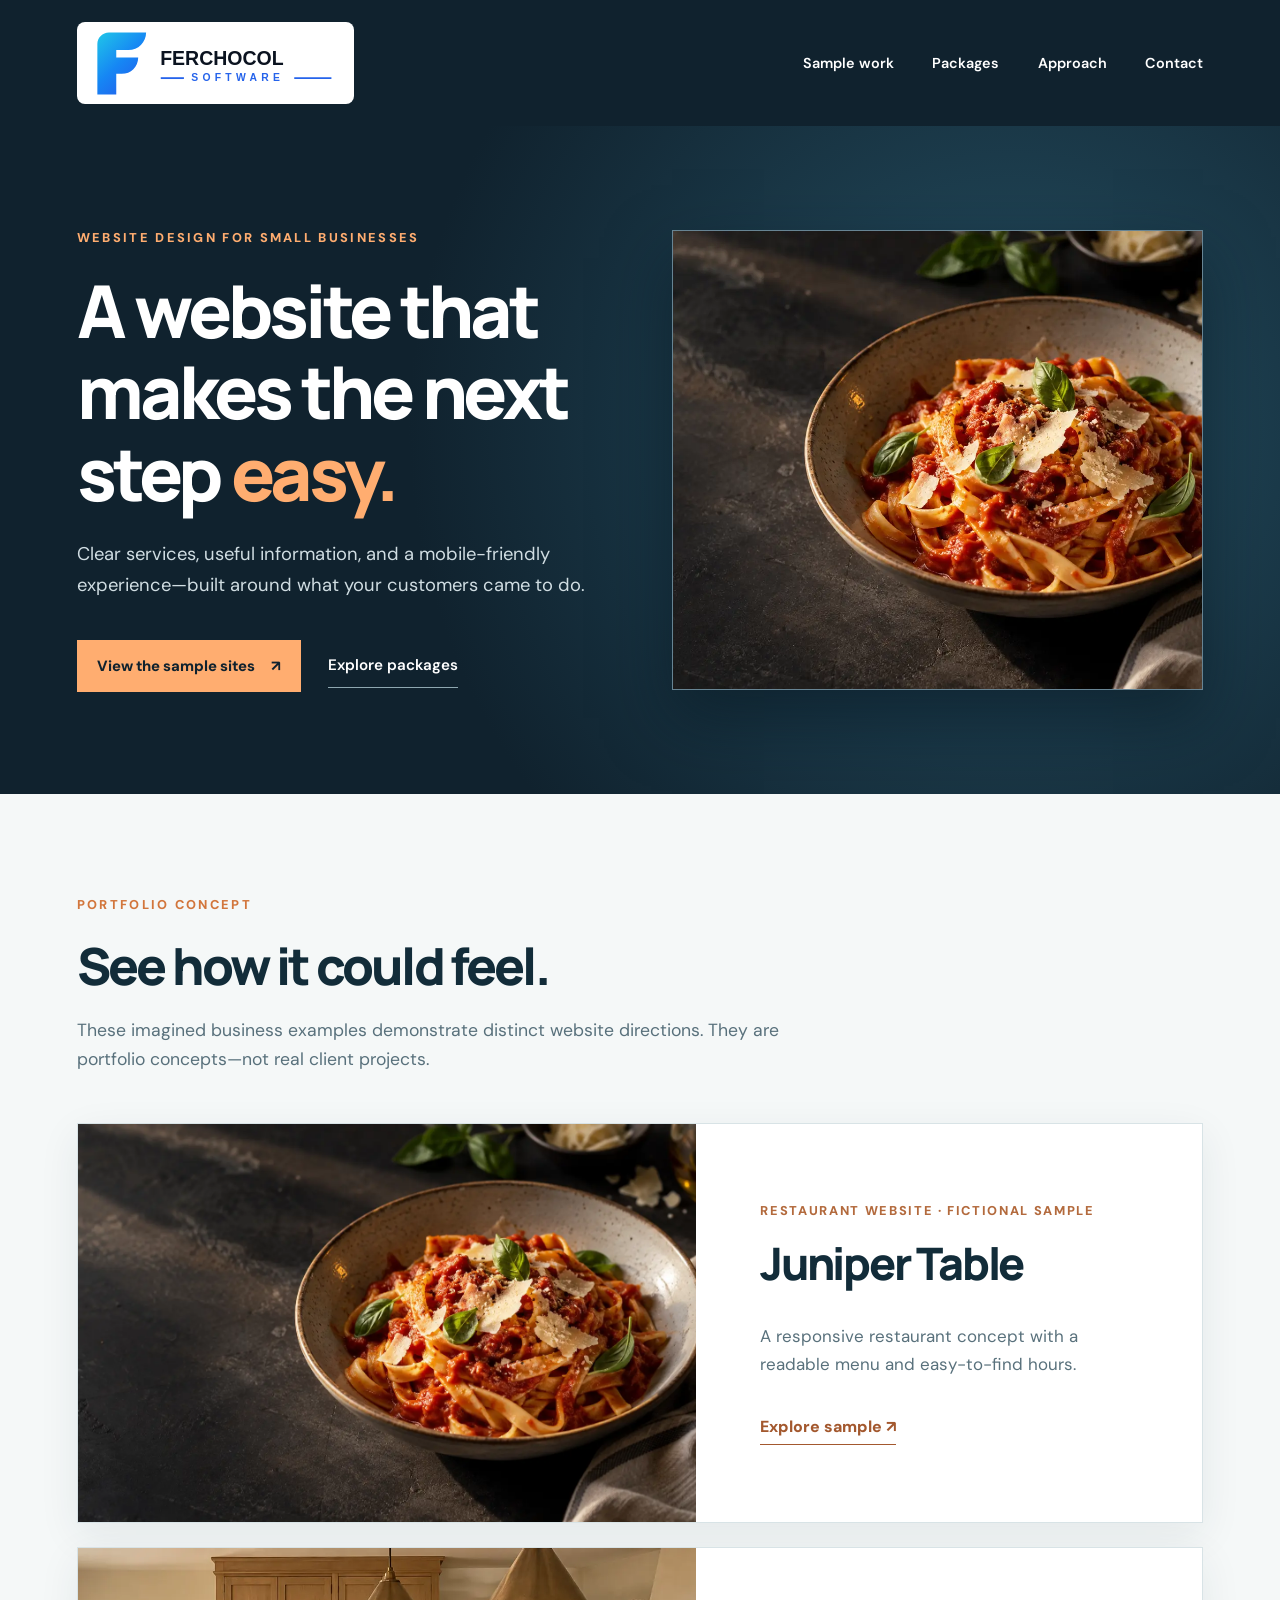
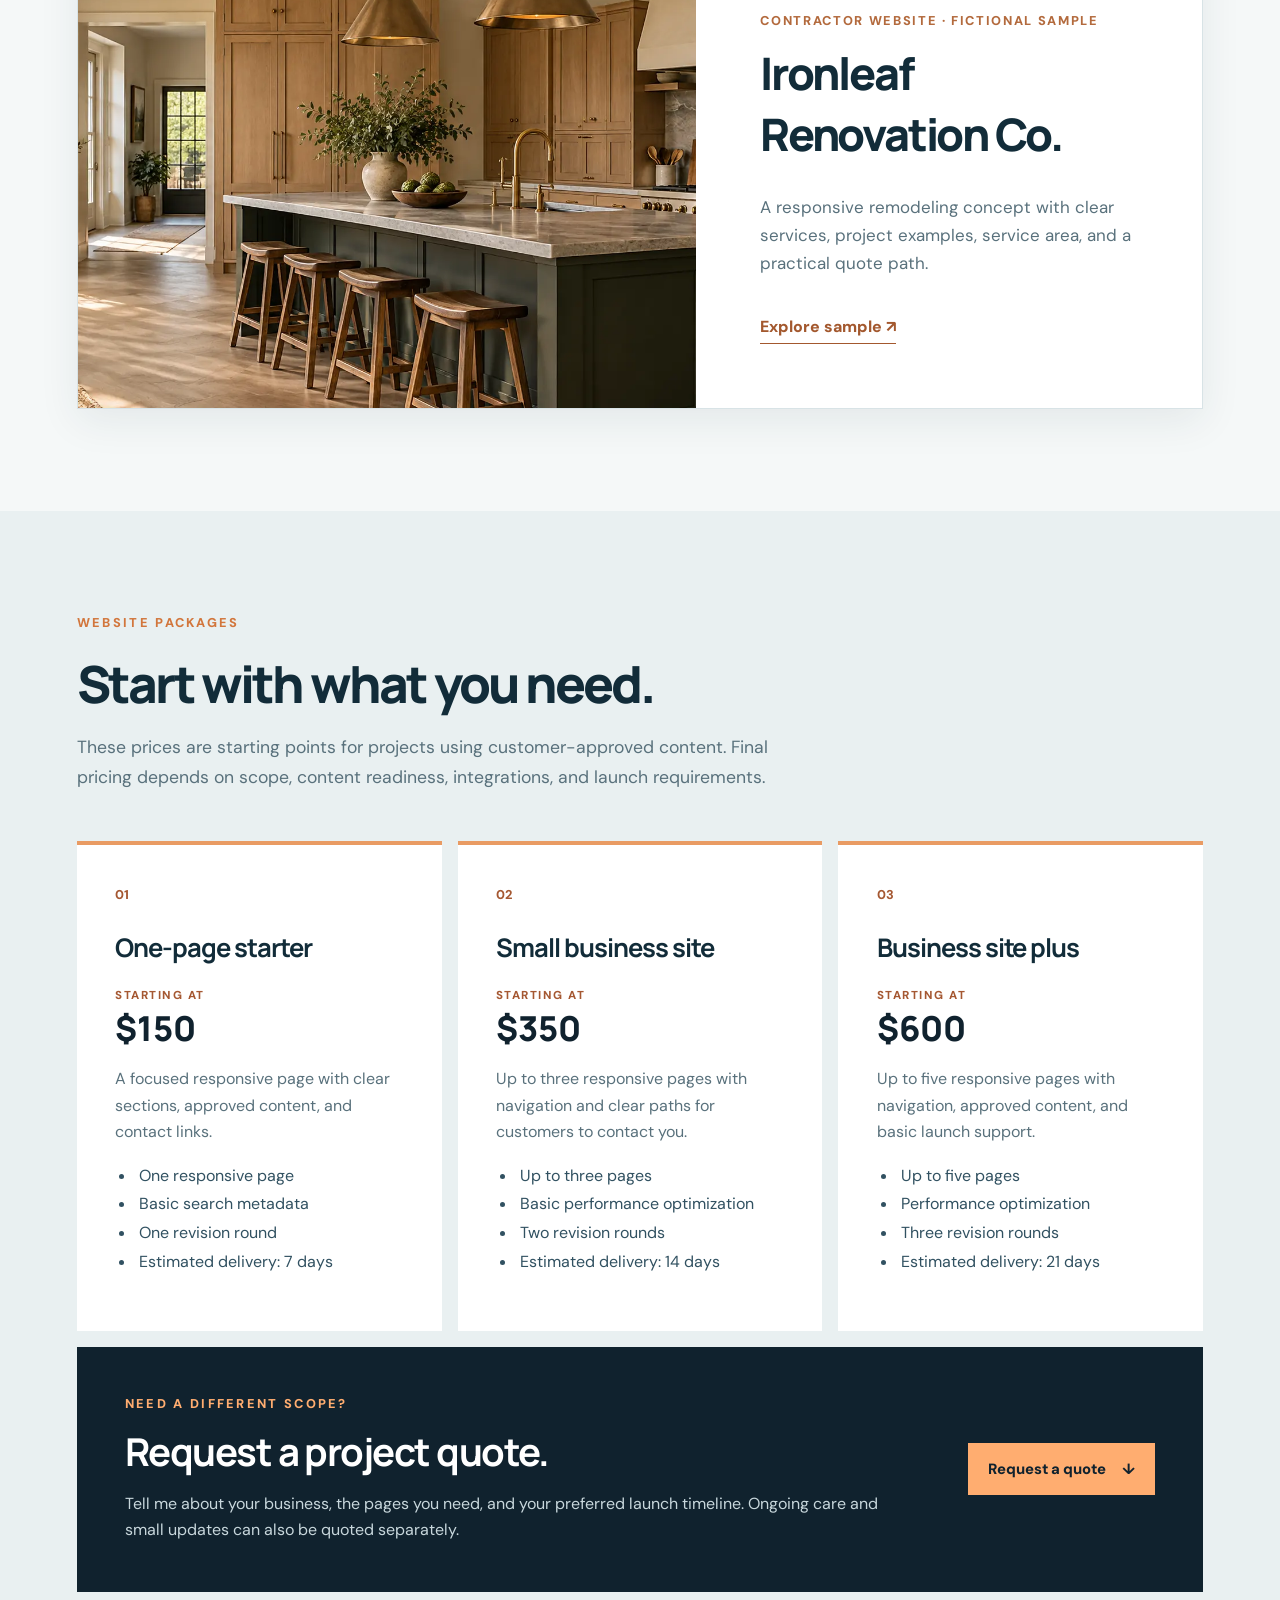
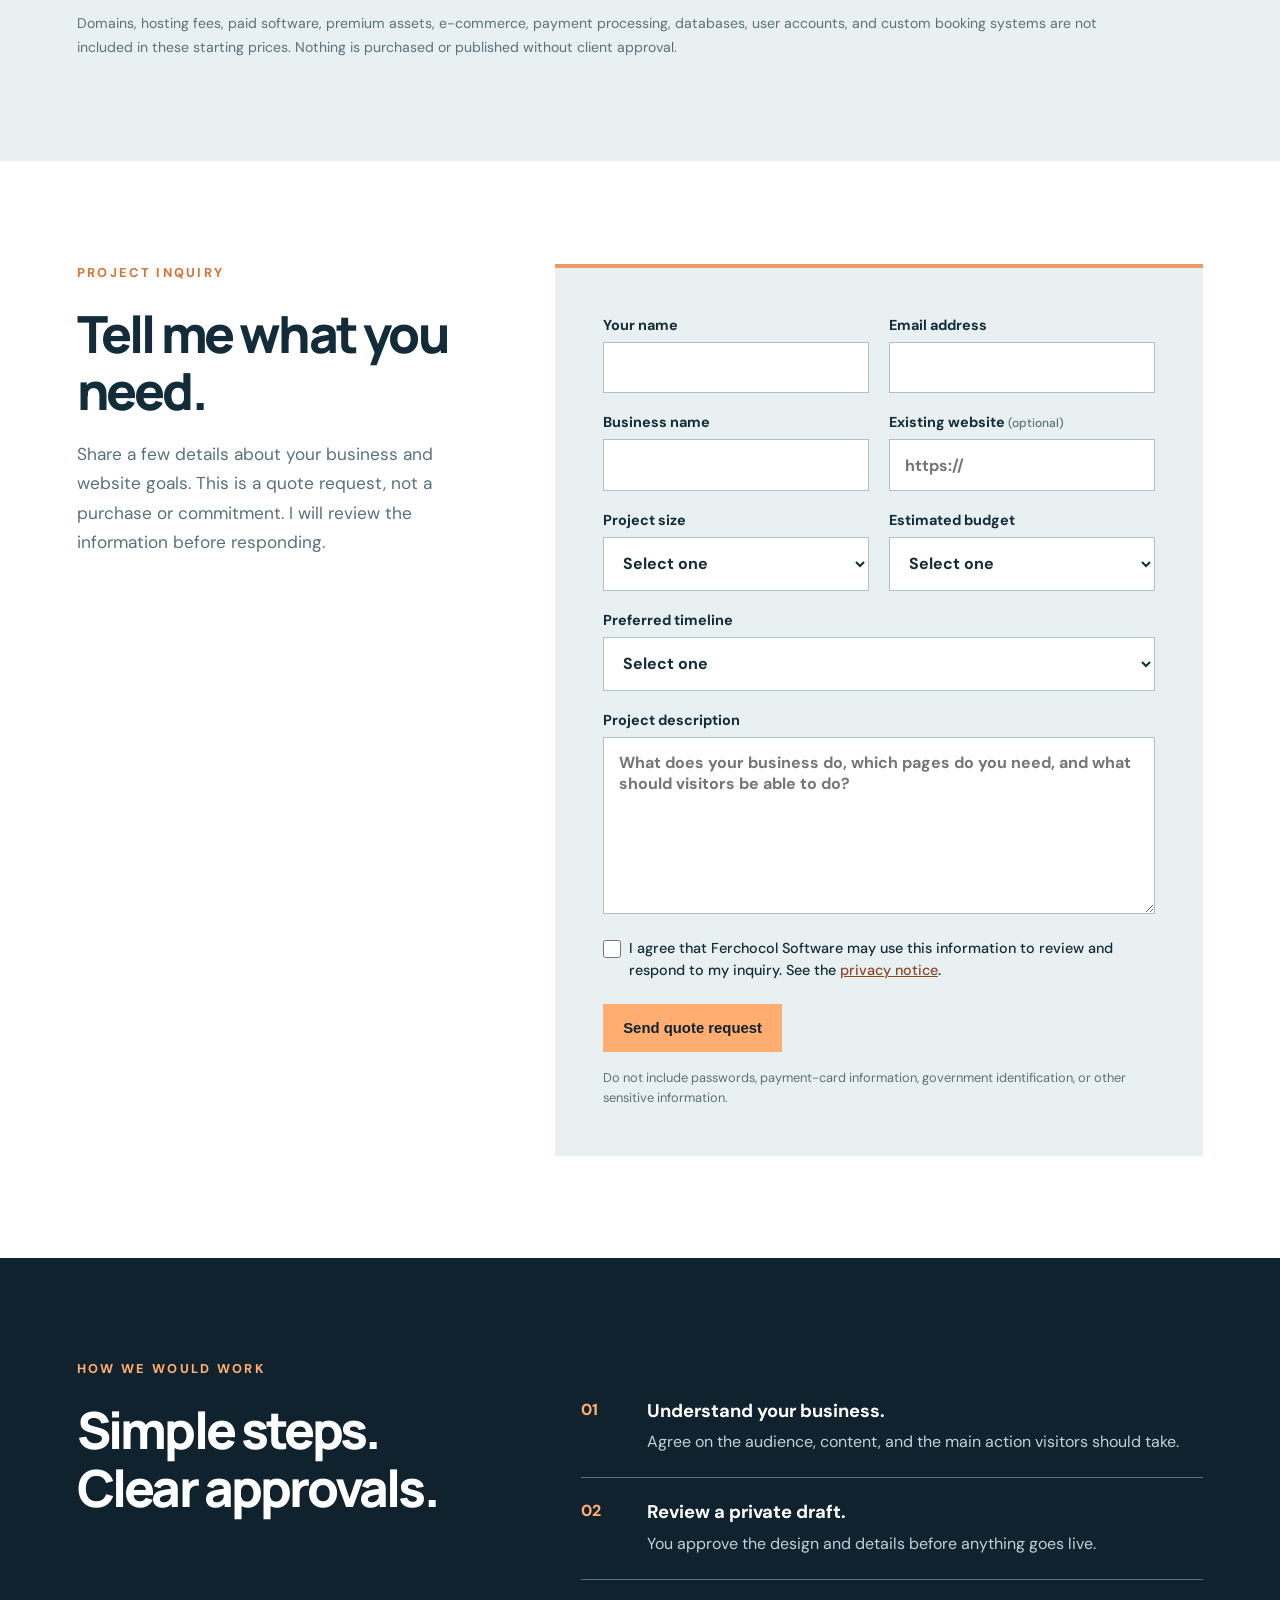
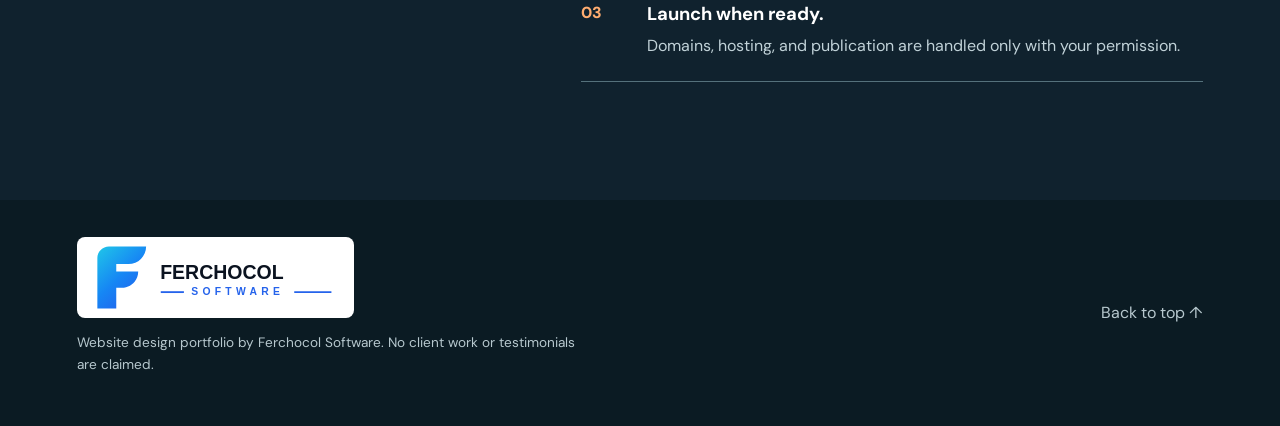
<file: index.html>
<!doctype html>
<html lang="en">
<head>
  <meta charset="utf-8">
  <meta name="viewport" content="width=device-width, initial-scale=1">
    <meta name="google-site-verification" content="ZyP4jwqReuCw-V677L3VzZTdykK2CD981NXG0T9whA4">
  <meta name="description" content="Ferchocol Software website design portfolio concept for small businesses. Explore fictional restaurant and remodeling contractor samples plus straightforward website packages.">
  <title>Small Business Website Design Portfolio | Ferchocol Software</title>
  <link rel="canonical" href="https://yarumoapps.com/">
  <meta property="og:title" content="Small Business Website Design Portfolio | Ferchocol Software">
  <meta property="og:description" content="Explore Ferchocol Software website design concepts and straightforward website options for small businesses.">
  <meta property="og:type" content="website">
  <meta property="og:url" content="https://yarumoapps.com/">
  <link rel="icon" type="image/svg+xml" href="data:image/svg+xml,%3Csvg xmlns='http://www.w3.org/2000/svg' viewBox='0 0 64 64'%3E%3Crect width='64' height='64' rx='14' fill='%2310222e'/%3E%3Cpath d='M17 13h31v8H25v9h19v8H25v14h-8V13Z' fill='%23ffad70'/%3E%3C/svg%3E">
  <link rel="stylesheet" href="portfolio.css">
  <script type="application/ld+json">
  {
    "@context": "https://schema.org",
    "@type": "CollectionPage",
    "name": "Ferchocol Software Website Design Portfolio",
    "url": "https://yarumoapps.com/",
    "description": "Website design concepts and portfolio samples for small businesses.",
    "isPartOf": {
      "@type": "WebSite",
      "name": "Yarumo Portfolio",
      "url": "https://yarumoapps.com/"
    },
    "about": {
      "@type": "Organization",
      "name": "Ferchocol Software, LLC",
      "url": "https://ferchocol.com/"
    }
  }
  </script>
</head>
<body>
  <header class="site-header">
    <a class="brand" href="#top" aria-label="Ferchocol Software home"><img src="assets/FerchocolLogo.svg" alt="Ferchocol Software"></a>
    <nav aria-label="Main navigation"><a href="#work">Sample work</a><a href="#packages">Packages</a><a href="#approach">Approach</a><a href="#contact">Contact</a></nav>
  </header>
  <main id="top">
    <section class="hero" aria-labelledby="hero-title">
      <div class="hero-copy">
        <p class="eyebrow">WEBSITE DESIGN FOR SMALL BUSINESSES</p>
        <h1 id="hero-title">A website that makes the next step <em>easy.</em></h1>
        <p>Clear services, useful information, and a mobile-friendly experience—built around what your customers came to do.</p>
        <div class="hero-actions"><a class="button button-primary" href="#work">View the sample sites <span aria-hidden="true">↗</span></a><a class="subtle-link" href="#packages">Explore packages</a></div>
      </div>
      <img class="hero-photo" src="samples/juniper-table/images/pasta.webp" alt="Fictional restaurant sample: pasta with basil and parmesan">
    </section>

    <section class="work section" id="work" aria-labelledby="work-title">
      <div class="section-intro"><p class="eyebrow">PORTFOLIO CONCEPT</p><h2 id="work-title">See how it could feel.</h2><p>These imagined business examples demonstrate distinct website directions. They are portfolio concepts—not real client projects.</p></div>
      <a class="work-card" href="samples/juniper-table/" aria-label="Open fictional Juniper Table restaurant sample">
        <img src="samples/juniper-table/images/pasta.webp" alt="Pasta with basil and parmesan from the fictional Juniper Table sample" loading="lazy">
        <div class="work-details"><span class="work-tag">RESTAURANT WEBSITE · FICTIONAL SAMPLE</span><h3>Juniper Table</h3><p>A responsive restaurant concept with a readable menu and easy-to-find hours.</p><span class="card-action">Explore sample <span aria-hidden="true">↗</span></span></div>
      </a>
      <a class="work-card contractor-card" href="samples/ironleaf-renovation/" aria-label="Open fictional Ironleaf Renovation contractor sample">
        <img src="samples/ironleaf-renovation/images/kitchen.webp" alt="Warm kitchen from the fictional Ironleaf Renovation contractor sample" loading="lazy" width="1920" height="803">
        <div class="work-details"><span class="work-tag">CONTRACTOR WEBSITE · FICTIONAL SAMPLE</span><h3>Ironleaf Renovation Co.</h3><p>A responsive remodeling concept with clear services, project examples, service area, and a practical quote path.</p><span class="card-action">Explore sample <span aria-hidden="true">↗</span></span></div>
      </a>
    </section>

    <section class="packages section" id="packages" aria-labelledby="packages-title">
      <div class="section-intro"><p class="eyebrow">WEBSITE PACKAGES</p><h2 id="packages-title">Start with what you need.</h2><p>These prices are starting points for projects using customer-approved content. Final pricing depends on scope, content readiness, integrations, and launch requirements.</p></div>
      <div class="package-grid">
        <article><span class="number">01</span><h3>One-page starter</h3><p class="price"><span>Starting at</span>$150</p><p>A focused responsive page with clear sections, approved content, and contact links.</p><ul><li>One responsive page</li><li>Basic search metadata</li><li>One revision round</li><li>Estimated delivery: 7 days</li></ul></article>
        <article><span class="number">02</span><h3>Small business site</h3><p class="price"><span>Starting at</span>$350</p><p>Up to three responsive pages with navigation and clear paths for customers to contact you.</p><ul><li>Up to three pages</li><li>Basic performance optimization</li><li>Two revision rounds</li><li>Estimated delivery: 14 days</li></ul></article>
        <article><span class="number">03</span><h3>Business site plus</h3><p class="price"><span>Starting at</span>$600</p><p>Up to five responsive pages with navigation, approved content, and basic launch support.</p><ul><li>Up to five pages</li><li>Performance optimization</li><li>Three revision rounds</li><li>Estimated delivery: 21 days</li></ul></article>
      </div>
      <div class="quote-panel">
        <div><p class="eyebrow">NEED A DIFFERENT SCOPE?</p><h3>Request a project quote.</h3><p>Tell me about your business, the pages you need, and your preferred launch timeline. Ongoing care and small updates can also be quoted separately.</p></div>
        <a class="button button-primary" href="#contact">Request a quote <span aria-hidden="true">↓</span></a>
      </div>
      <p class="package-note">Domains, hosting fees, paid software, premium assets, e-commerce, payment processing, databases, user accounts, and custom booking systems are not included in these starting prices. Nothing is purchased or published without client approval.</p>
    </section>


    <section class="contact section" id="contact" aria-labelledby="contact-title">
      <div class="contact-intro">
        <p class="eyebrow">PROJECT INQUIRY</p>
        <h2 id="contact-title">Tell me what you need.</h2>
        <p>Share a few details about your business and website goals. This is a quote request, not a purchase or commitment. I will review the information before responding.</p>
      </div>
      <form class="contact-form" action="https://formspree.io/f/mwlpojjg" method="post">
        <input type="hidden" name="_subject" value="New Ferchocol Software website inquiry">
        <div class="form-honeypot" aria-hidden="true">
          <label for="company-url">Leave this field empty</label>
          <input id="company-url" type="text" name="_gotcha" tabindex="-1" autocomplete="off">
        </div>
        <div class="form-grid">
          <label><span>Your name</span><input type="text" name="name" autocomplete="name" required></label>
          <label><span>Email address</span><input type="email" name="email" autocomplete="email" required></label>
          <label><span>Business name</span><input type="text" name="business_name" autocomplete="organization" required></label>
          <label><span>Existing website <small>(optional)</small></span><input type="url" name="existing_website" placeholder="https://"></label>
          <label><span>Project size</span><select name="project_size" required><option value="">Select one</option><option>One-page starter</option><option>Small business site</option><option>Business site plus</option><option>Custom or not sure</option></select></label>
          <label><span>Estimated budget</span><select name="budget" required><option value="">Select one</option><option>$150–$349</option><option>$350–$599</option><option>$600–$999</option><option>$1,000 or more</option><option>Not sure yet</option></select></label>
          <label class="form-wide"><span>Preferred timeline</span><select name="timeline" required><option value="">Select one</option><option>Within 2 weeks</option><option>Within 3–4 weeks</option><option>Within 1–2 months</option><option>Flexible or not sure</option></select></label>
          <label class="form-wide"><span>Project description</span><textarea name="message" rows="7" placeholder="What does your business do, which pages do you need, and what should visitors be able to do?" required></textarea></label>
        </div>
        <label class="consent"><input type="checkbox" name="privacy_consent" value="yes" required><span>I agree that Ferchocol Software may use this information to review and respond to my inquiry. See the <a href="privacy.html" target="_blank" rel="noreferrer">privacy notice</a>.</span></label>
        <button class="button button-primary" type="submit">Send quote request</button>
        <p class="form-note">Do not include passwords, payment-card information, government identification, or other sensitive information.</p>
      </form>
    </section>

    <section class="approach section" id="approach" aria-labelledby="approach-title"><div><p class="eyebrow">HOW WE WOULD WORK</p><h2 id="approach-title">Simple steps.<br>Clear approvals.</h2></div><ol><li><strong>Understand your business.</strong><span>Agree on the audience, content, and the main action visitors should take.</span></li><li><strong>Review a private draft.</strong><span>You approve the design and details before anything goes live.</span></li><li><strong>Launch when ready.</strong><span>Domains, hosting, and publication are handled only with your permission.</span></li></ol></section>
  </main>
  <footer><div><a class="brand" href="#top"><img src="assets/FerchocolLogo.svg" alt="Ferchocol Software"></a><p>Website design portfolio by <a href="https://ferchocol.com/website-services/">Ferchocol Software</a>. No client work or testimonials are claimed.</p></div><a href="#top">Back to top ↑</a></footer>
</body>
</html>
</file>
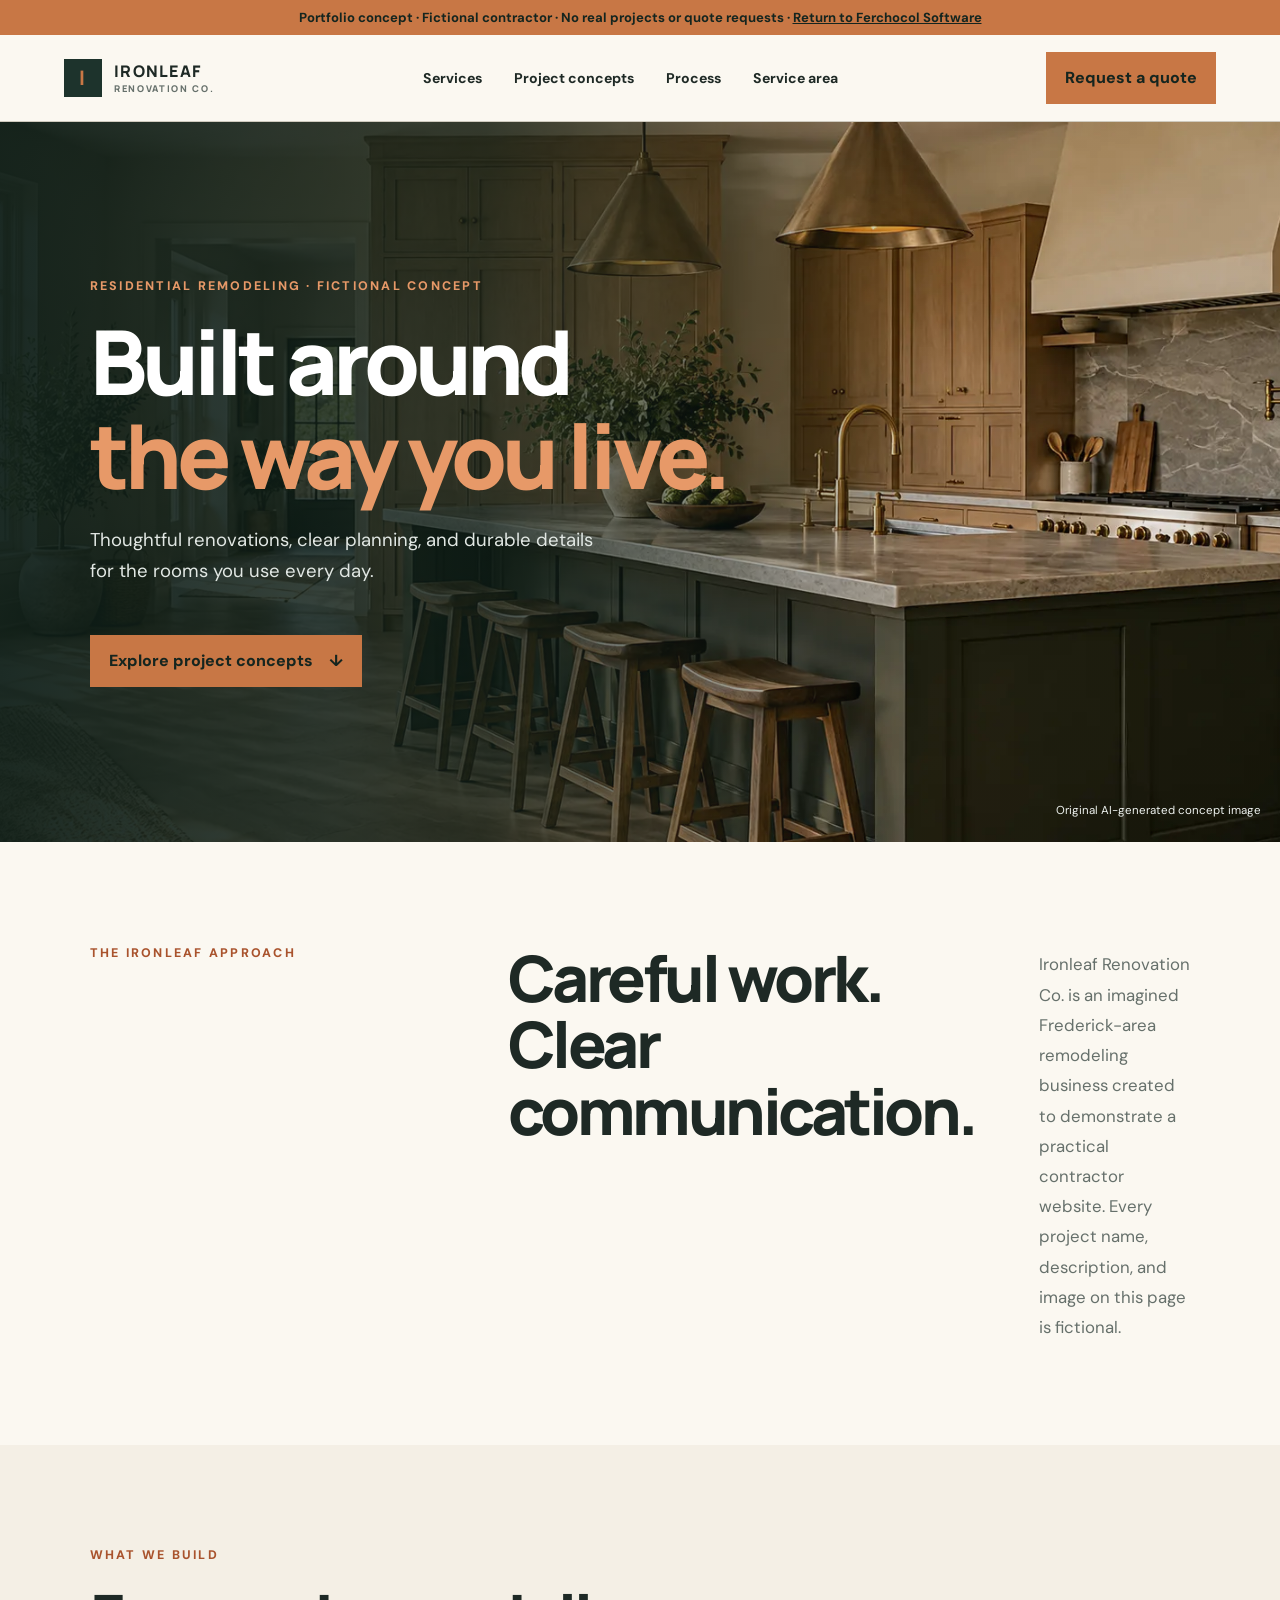
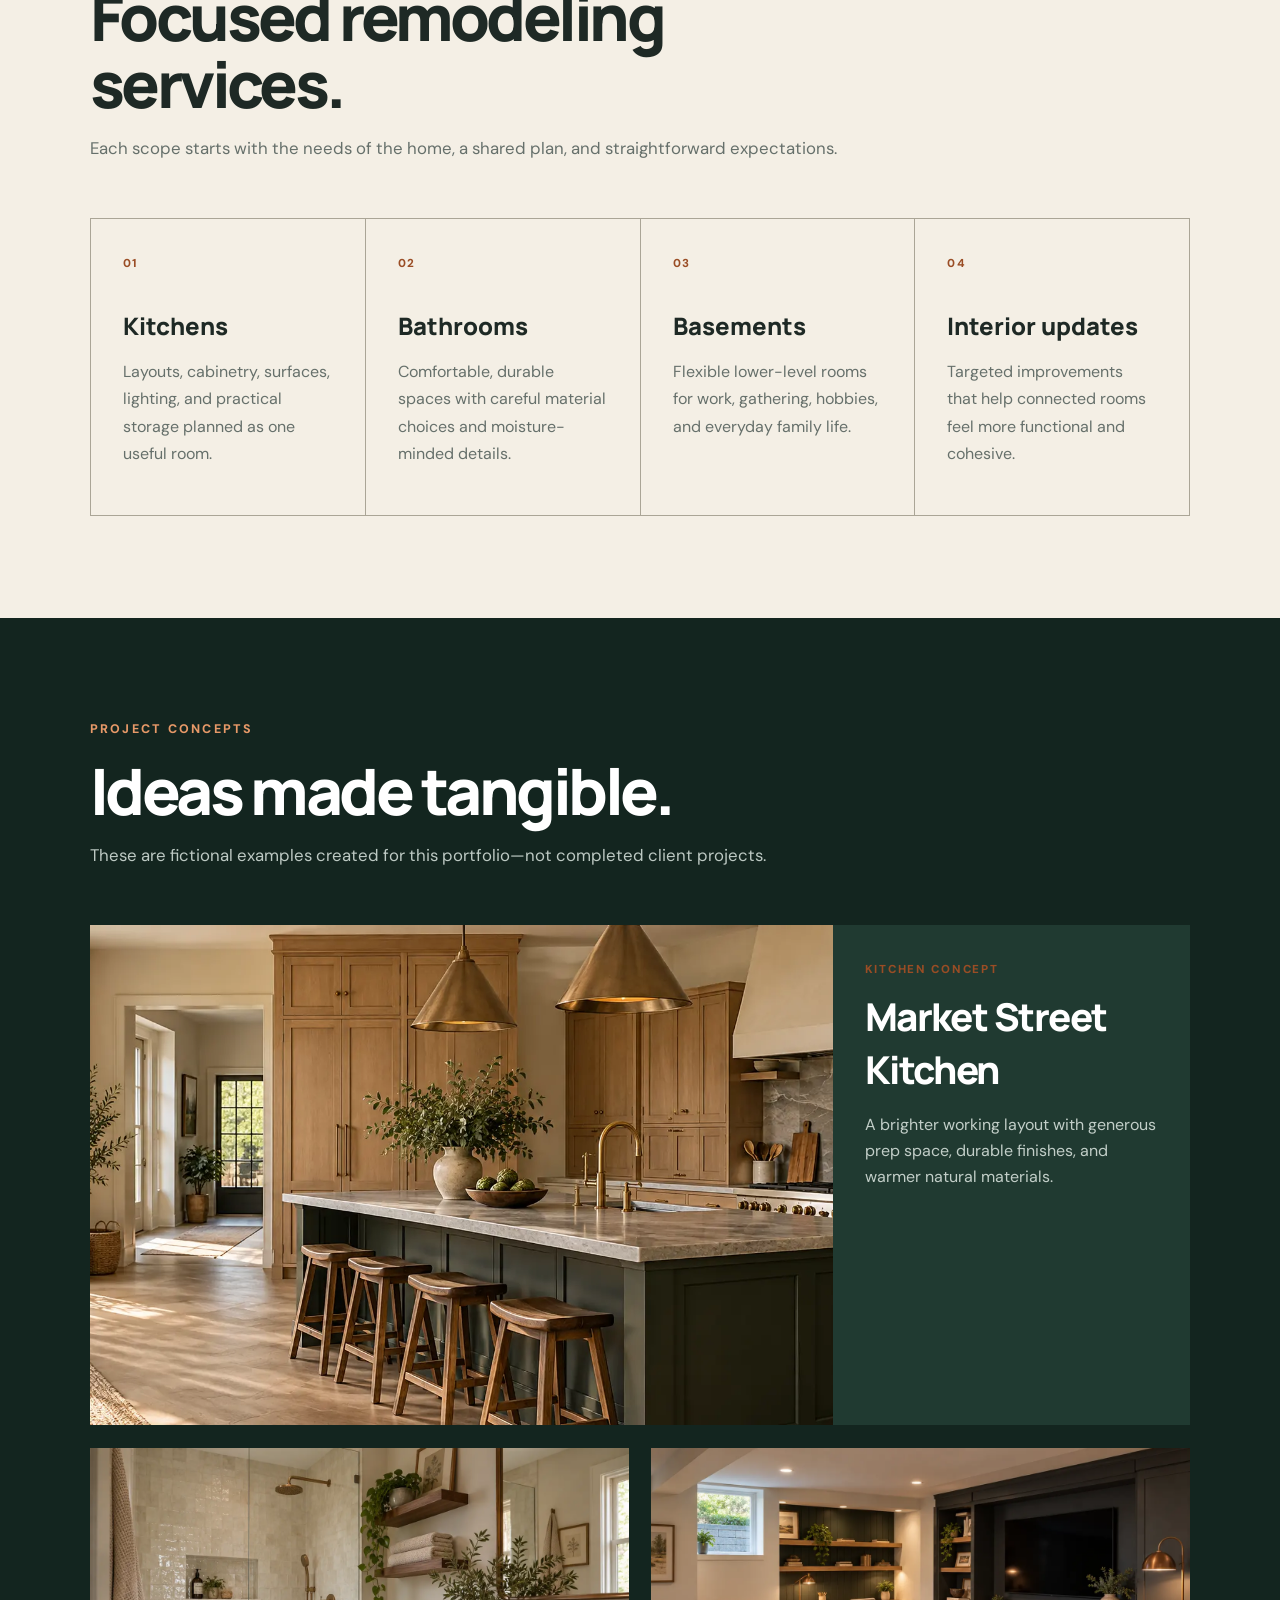
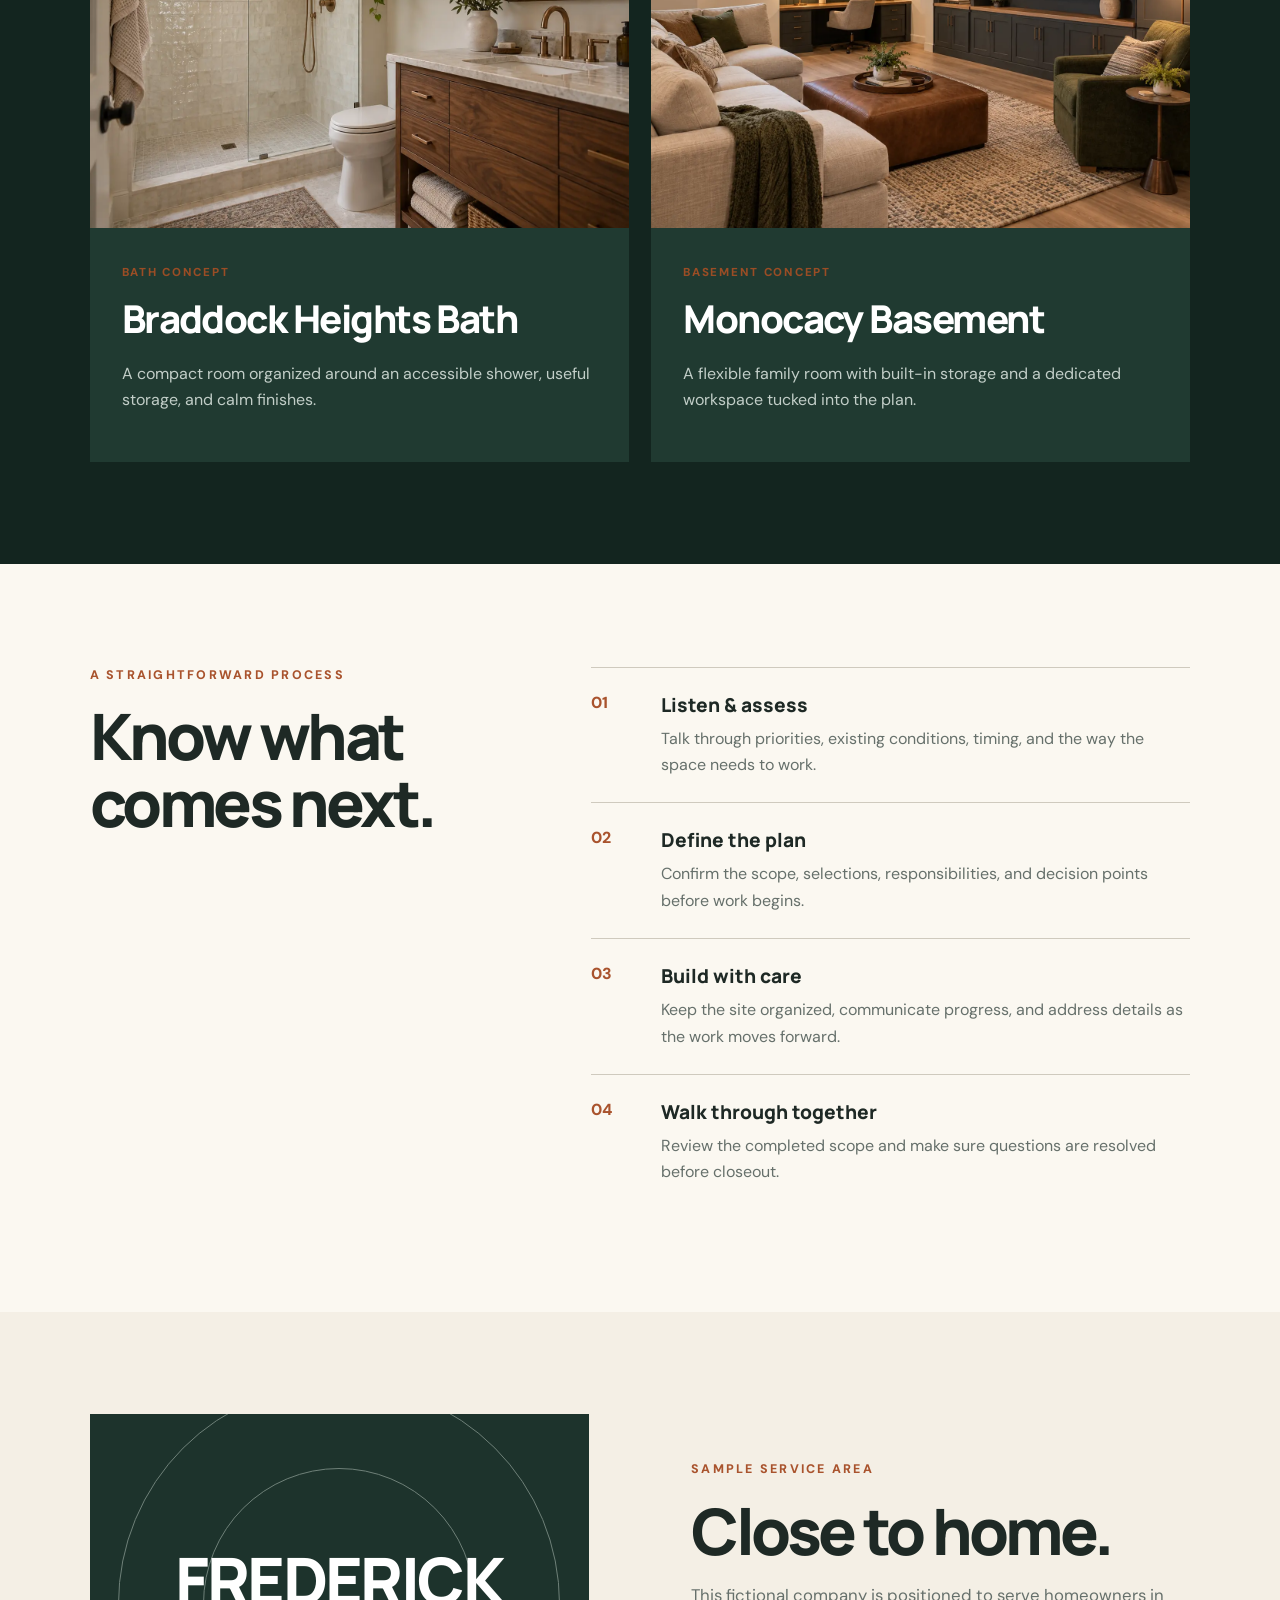
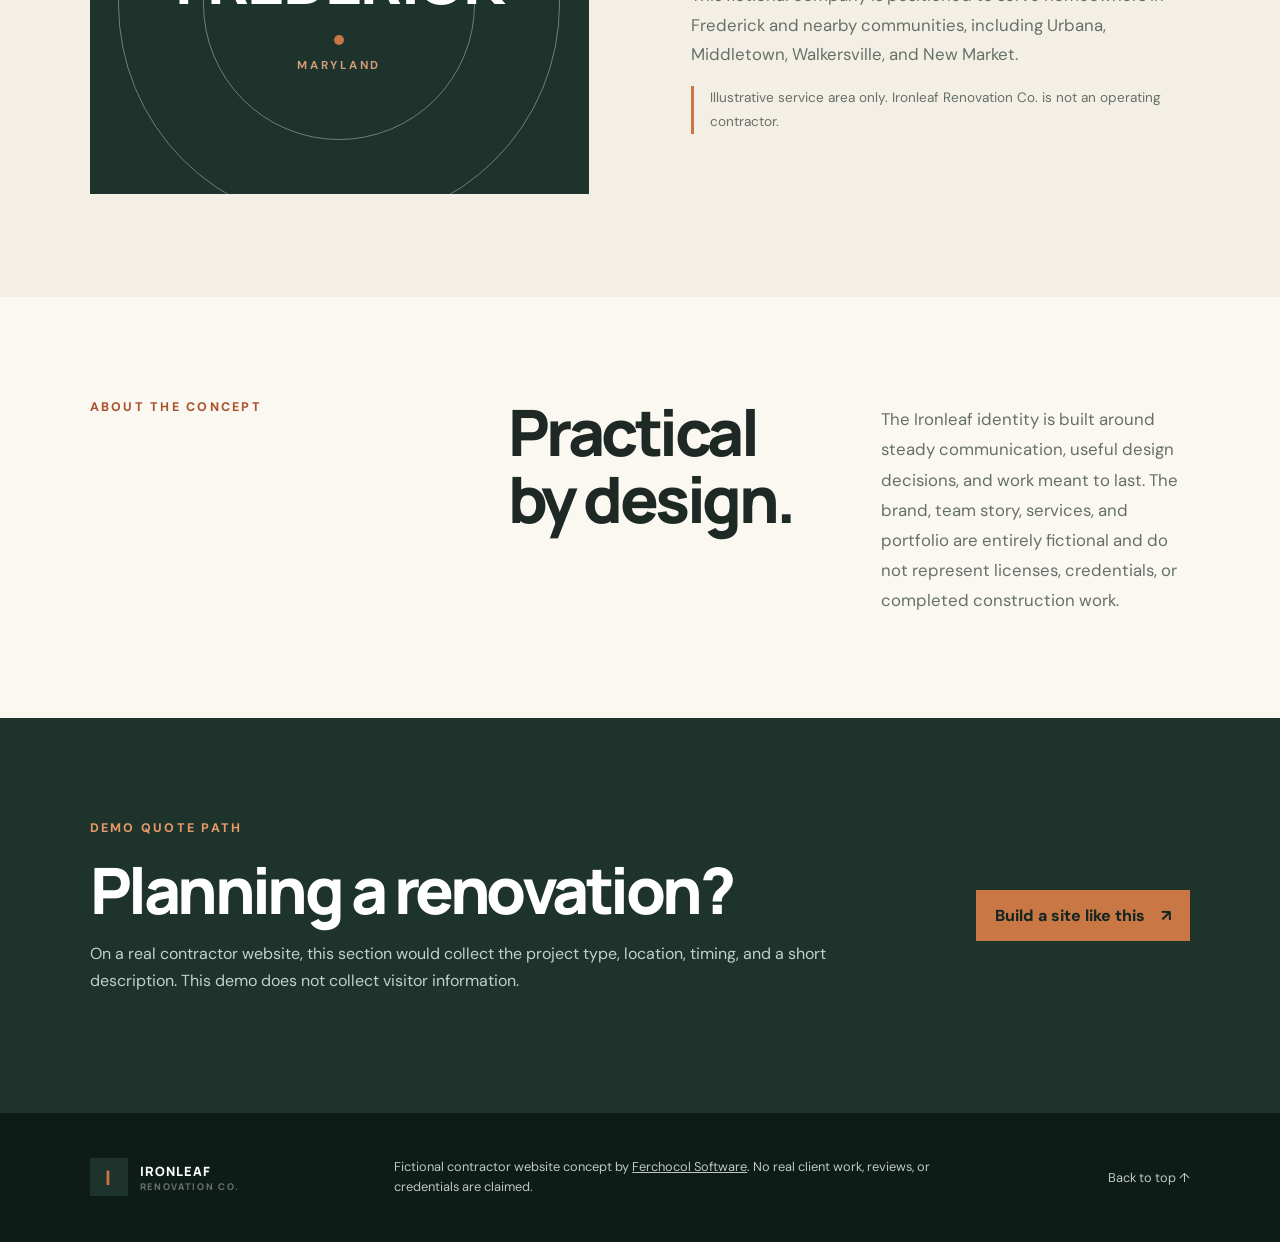
<file: samples/ironleaf-renovation/index.html>
<!doctype html>
<html lang="en">
<head>
  <meta charset="utf-8">
  <meta name="viewport" content="width=device-width, initial-scale=1">
  <meta name="description" content="A fictional remodeling contractor website concept with services, project examples, service area, process, and a clear quote-request path.">
  <title>Ironleaf Renovation Co. — Contractor website concept</title>
  <link rel="canonical" href="https://yarumoapps.com/samples/ironleaf-renovation/">
  <meta property="og:title" content="Ironleaf Renovation Co. — Contractor website concept">
  <meta property="og:description" content="A fictional residential remodeling website concept by Ferchocol Software.">
  <meta property="og:type" content="website">
  <meta property="og:url" content="https://yarumoapps.com/samples/ironleaf-renovation/">
  <meta property="og:image" content="https://yarumoapps.com/samples/ironleaf-renovation/images/kitchen.webp">
  <link rel="icon" type="image/svg+xml" href="data:image/svg+xml,%3Csvg xmlns='http://www.w3.org/2000/svg' viewBox='0 0 64 64'%3E%3Crect width='64' height='64' rx='10' fill='%231d332c'/%3E%3Cpath d='M15 46V24l17-10 17 10v22H38V31H26v15H15Z' fill='%23c87745'/%3E%3C/svg%3E">
  <link rel="stylesheet" href="styles.css">
  <script type="application/ld+json">
  {
    "@context": "https://schema.org",
    "@type": "CreativeWork",
    "name": "Ironleaf Renovation Co. contractor website concept",
    "url": "https://yarumoapps.com/samples/ironleaf-renovation/",
    "description": "A fictional residential remodeling website concept created for the Ferchocol Software portfolio.",
    "creator": {"@type": "Organization", "name": "Ferchocol Software, LLC", "url": "https://ferchocol.com/"},
    "isPartOf": {"@type": "CollectionPage", "name": "Yarumo Portfolio", "url": "https://yarumoapps.com/"},
    "keywords": ["fictional website concept", "contractor website design", "remodeling website design"]
  }
  </script>
</head>
<body>
  <div class="concept-banner">Portfolio concept · Fictional contractor · No real projects or quote requests · <a href="../../">Return to Ferchocol Software</a></div>
  <header class="site-header">
    <a class="brand" href="#top" aria-label="Ironleaf Renovation Co. home"><span class="brand-mark" aria-hidden="true">I</span><span>IRONLEAF<small>RENOVATION CO.</small></span></a>
    <nav aria-label="Main navigation"><a href="#services">Services</a><a href="#work">Project concepts</a><a href="#process">Process</a><a href="#area">Service area</a></nav>
    <a class="header-cta" href="#quote">Request a quote</a>
  </header>

  <main id="top">
    <section class="hero" aria-labelledby="hero-title">
      <img src="images/kitchen.webp" alt="Fictional remodeling concept showing a warm kitchen with wood cabinetry and a green island" fetchpriority="high">
      <div class="hero-overlay"></div>
      <div class="hero-copy"><p class="eyebrow">RESIDENTIAL REMODELING · FICTIONAL CONCEPT</p><h1 id="hero-title">Built around<br><em>the way you live.</em></h1><p>Thoughtful renovations, clear planning, and durable details for the rooms you use every day.</p><a class="button" href="#work">Explore project concepts <span aria-hidden="true">↓</span></a></div>
      <p class="image-note">Original AI-generated concept image</p>
    </section>

    <section class="intro section" aria-labelledby="intro-title"><p class="eyebrow">THE IRONLEAF APPROACH</p><div><h2 id="intro-title">Careful work.<br>Clear communication.</h2><p>Ironleaf Renovation Co. is an imagined Frederick-area remodeling business created to demonstrate a practical contractor website. Every project name, description, and image on this page is fictional.</p></div></section>

    <section class="services section" id="services" aria-labelledby="services-title"><div class="section-heading"><p class="eyebrow">WHAT WE BUILD</p><h2 id="services-title">Focused remodeling services.</h2><p>Each scope starts with the needs of the home, a shared plan, and straightforward expectations.</p></div><div class="service-grid"><article><span>01</span><h3>Kitchens</h3><p>Layouts, cabinetry, surfaces, lighting, and practical storage planned as one useful room.</p></article><article><span>02</span><h3>Bathrooms</h3><p>Comfortable, durable spaces with careful material choices and moisture-minded details.</p></article><article><span>03</span><h3>Basements</h3><p>Flexible lower-level rooms for work, gathering, hobbies, and everyday family life.</p></article><article><span>04</span><h3>Interior updates</h3><p>Targeted improvements that help connected rooms feel more functional and cohesive.</p></article></div></section>

    <section class="projects section" id="work" aria-labelledby="projects-title"><div class="section-heading light"><p class="eyebrow">PROJECT CONCEPTS</p><h2 id="projects-title">Ideas made tangible.</h2><p>These are fictional examples created for this portfolio—not completed client projects.</p></div><div class="project-grid"><article class="project project-wide"><img src="images/kitchen.webp" alt="Fictional Market Street Kitchen concept with oak cabinetry and a green island" loading="lazy" width="1920" height="803"><div><span>KITCHEN CONCEPT</span><h3>Market Street Kitchen</h3><p>A brighter working layout with generous prep space, durable finishes, and warmer natural materials.</p></div></article><article class="project"><img src="images/bath.webp" alt="Fictional Braddock Heights Bath concept with ivory tile and walnut vanity" loading="lazy" width="1400" height="1088"><div><span>BATH CONCEPT</span><h3>Braddock Heights Bath</h3><p>A compact room organized around an accessible shower, useful storage, and calm finishes.</p></div></article><article class="project"><img src="images/basement.webp" alt="Fictional Monocacy Basement concept with family seating and a work nook" loading="lazy" width="1400" height="1088"><div><span>BASEMENT CONCEPT</span><h3>Monocacy Basement</h3><p>A flexible family room with built-in storage and a dedicated workspace tucked into the plan.</p></div></article></div></section>

    <section class="process section" id="process" aria-labelledby="process-title"><div><p class="eyebrow">A STRAIGHTFORWARD PROCESS</p><h2 id="process-title">Know what comes next.</h2></div><ol><li><span>01</span><div><h3>Listen &amp; assess</h3><p>Talk through priorities, existing conditions, timing, and the way the space needs to work.</p></div></li><li><span>02</span><div><h3>Define the plan</h3><p>Confirm the scope, selections, responsibilities, and decision points before work begins.</p></div></li><li><span>03</span><div><h3>Build with care</h3><p>Keep the site organized, communicate progress, and address details as the work moves forward.</p></div></li><li><span>04</span><div><h3>Walk through together</h3><p>Review the completed scope and make sure questions are resolved before closeout.</p></div></li></ol></section>

    <section class="area section" id="area" aria-labelledby="area-title"><div class="area-map" aria-hidden="true"><span>FREDERICK</span><i></i><b>MARYLAND</b></div><div><p class="eyebrow">SAMPLE SERVICE AREA</p><h2 id="area-title">Close to home.</h2><p>This fictional company is positioned to serve homeowners in Frederick and nearby communities, including Urbana, Middletown, Walkersville, and New Market.</p><p class="disclaimer">Illustrative service area only. Ironleaf Renovation Co. is not an operating contractor.</p></div></section>

    <section class="about section" aria-labelledby="about-title"><p class="eyebrow">ABOUT THE CONCEPT</p><div><h2 id="about-title">Practical by design.</h2><p>The Ironleaf identity is built around steady communication, useful design decisions, and work meant to last. The brand, team story, services, and portfolio are entirely fictional and do not represent licenses, credentials, or completed construction work.</p></div></section>

    <section class="quote section" id="quote" aria-labelledby="quote-title"><div><p class="eyebrow">DEMO QUOTE PATH</p><h2 id="quote-title">Planning a renovation?</h2><p>On a real contractor website, this section would collect the project type, location, timing, and a short description. This demo does not collect visitor information.</p></div><a class="button" href="https://ferchocol.com/website-services/">Build a site like this <span aria-hidden="true">↗</span></a></section>
  </main>
  <footer><a class="brand" href="#top"><span class="brand-mark" aria-hidden="true">I</span><span>IRONLEAF<small>RENOVATION CO.</small></span></a><p>Fictional contractor website concept by <a href="https://ferchocol.com/website-services/">Ferchocol Software</a>. No real client work, reviews, or credentials are claimed.</p><a href="#top">Back to top ↑</a></footer>
</body>
</html>
</file>
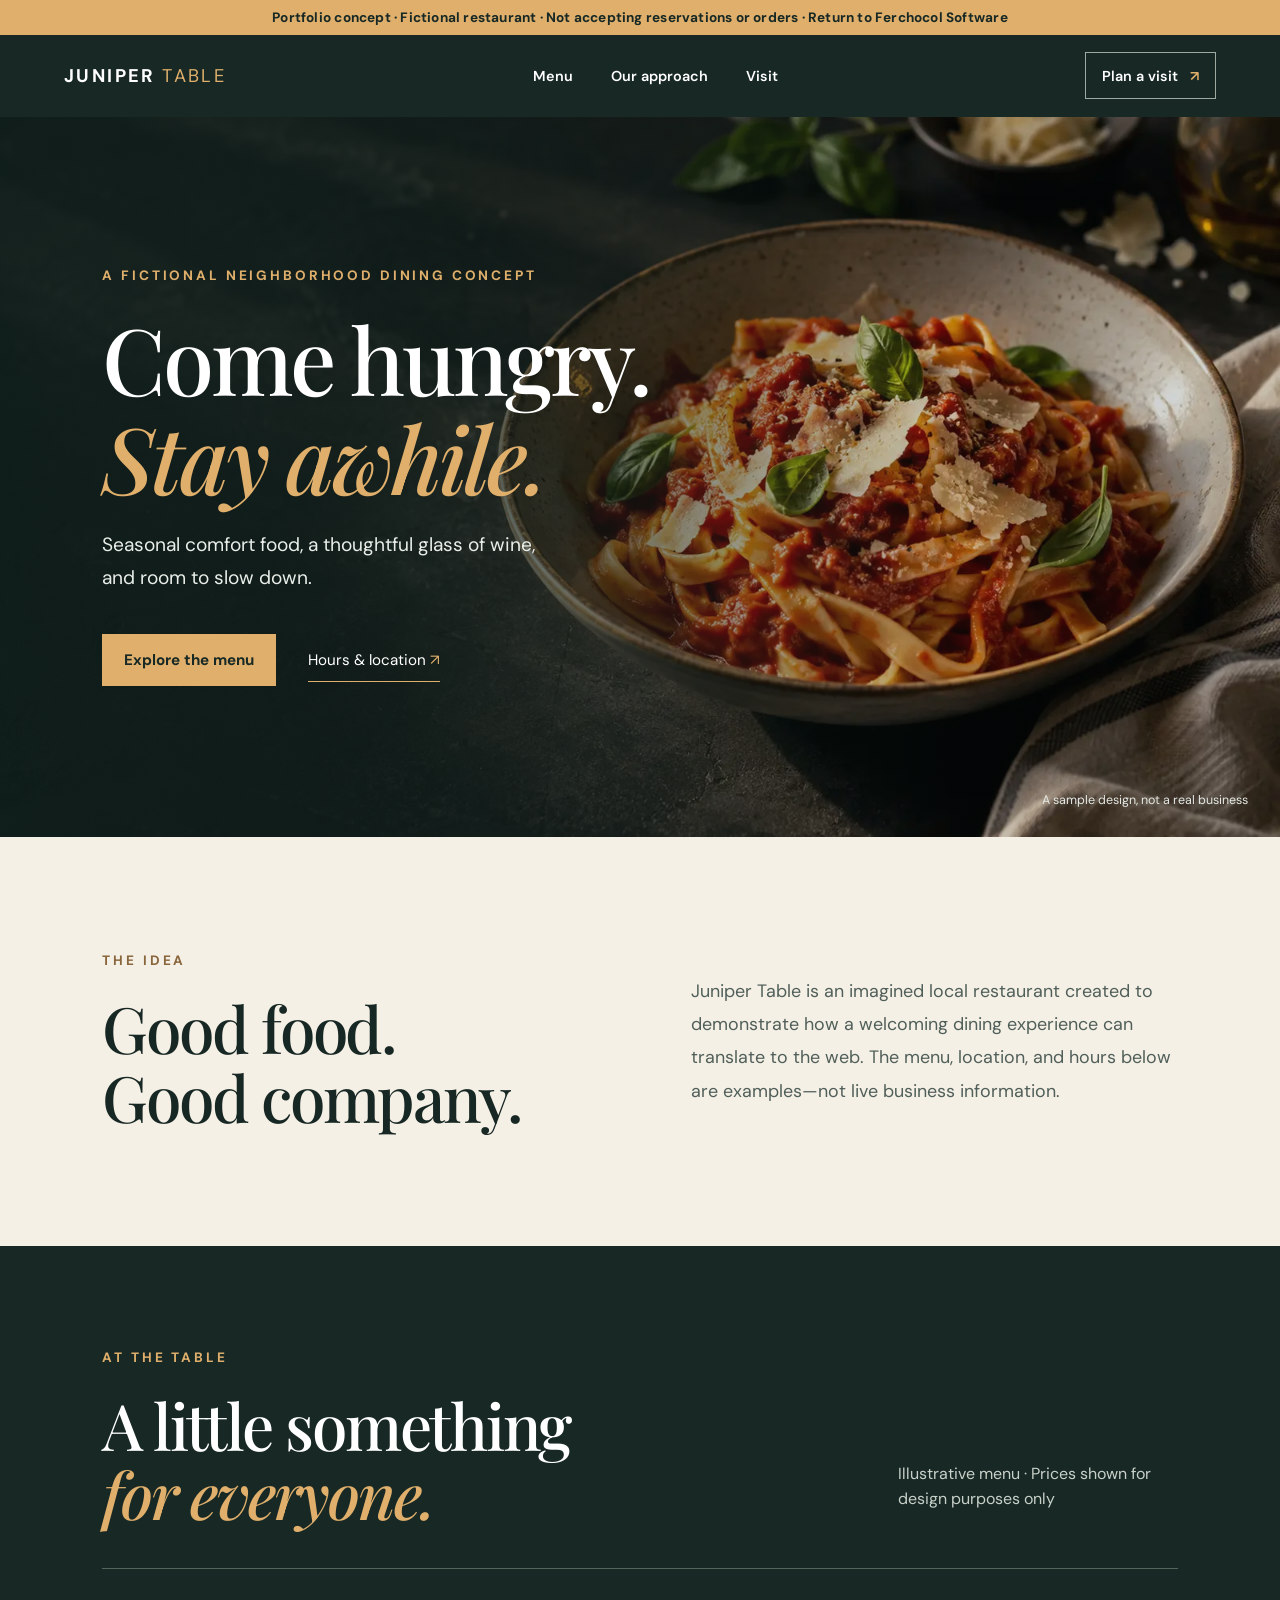
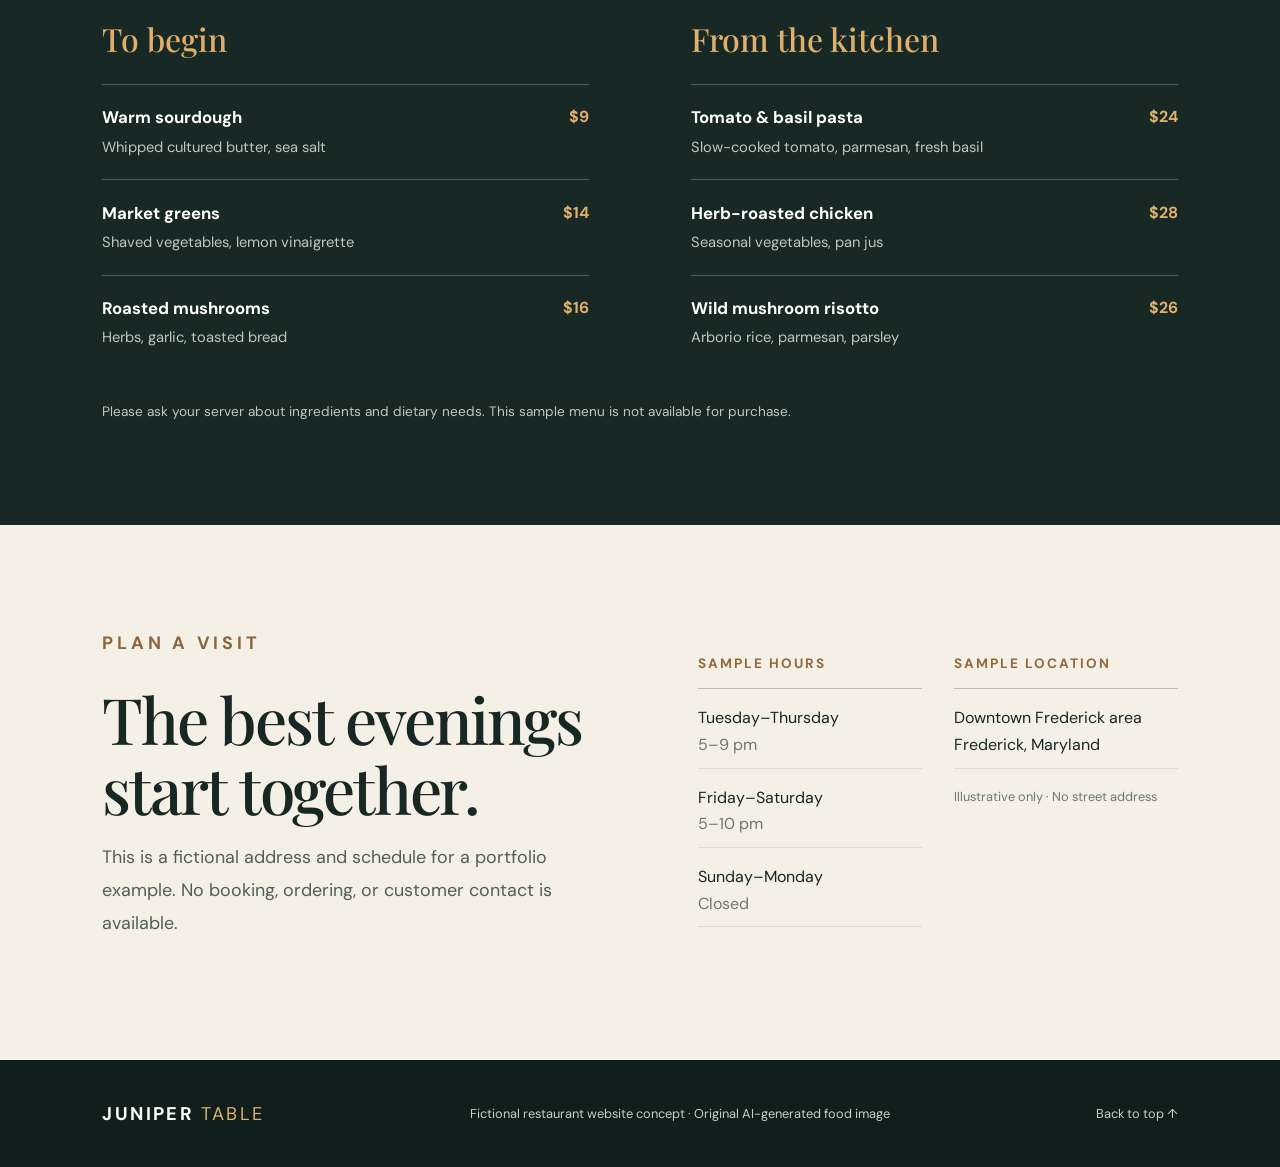
<file: samples/juniper-table/index.html>
<!doctype html>
<html lang="en">
<head>
  <meta charset="utf-8">
  <meta name="viewport" content="width=device-width, initial-scale=1">
  <meta name="description" content="A fictional restaurant website concept demonstrating a mobile-friendly menu, hours, and clear guest actions.">
  <title>Juniper Table — Restaurant website concept</title>
  <link rel="icon" type="image/svg+xml" href="data:image/svg+xml,%3Csvg xmlns='http://www.w3.org/2000/svg' viewBox='0 0 64 64'%3E%3Crect width='64' height='64' rx='14' fill='%231a2927'/%3E%3Cpath d='M32 48V16m0 21C20 34 18 25 20 20c8 0 12 5 12 17Zm0-6c3-10 8-13 15-12 0 8-5 13-15 12Z' fill='none' stroke='%23d5a55d' stroke-width='4' stroke-linecap='round' stroke-linejoin='round'/%3E%3C/svg%3E">
  <link rel="stylesheet" href="styles.css">
</head>
<body>
  <div class="concept-banner">Portfolio concept · Fictional restaurant · Not accepting reservations or orders · <a href="../../">Return to Ferchocol Software</a></div>
  <header class="site-header">
    <a class="wordmark" href="#top" aria-label="Juniper Table home">JUNIPER <span>TABLE</span></a>
    <nav aria-label="Main navigation">
      <a href="#menu">Menu</a>
      <a href="#story">Our approach</a>
      <a href="#visit">Visit</a>
    </nav>
    <a class="header-action" href="#visit">Plan a visit <span aria-hidden="true">↗</span></a>
  </header>

  <main id="top">
    <section class="hero" aria-labelledby="hero-title">
      <img class="hero-image" src="images/pasta.webp" alt="A bowl of pasta with tomato, basil, and parmesan on a dark table">
      <div class="hero-shade"></div>
      <div class="hero-content">
        <p class="eyebrow">A fictional neighborhood dining concept</p>
        <h1 id="hero-title">Come hungry.<br><em>Stay awhile.</em></h1>
        <p class="hero-copy">Seasonal comfort food, a thoughtful glass of wine, and room to slow down.</p>
        <div class="hero-actions">
          <a class="button button-gold" href="#menu">Explore the menu</a>
          <a class="text-link" href="#visit">Hours &amp; location <span aria-hidden="true">↗</span></a>
        </div>
      </div>
      <p class="hero-caption">A sample design, not a real business</p>
    </section>

    <section class="intro" id="story" aria-labelledby="story-title">
      <div><p class="eyebrow dark">THE IDEA</p><h2 id="story-title">Good food.<br>Good company.</h2></div>
      <p>Juniper Table is an imagined local restaurant created to demonstrate how a welcoming dining experience can translate to the web. The menu, location, and hours below are examples—not live business information.</p>
    </section>

    <section class="menu-section" id="menu" aria-labelledby="menu-title">
      <div class="section-heading"><div><p class="eyebrow">AT THE TABLE</p><h2 id="menu-title">A little something<br><em>for everyone.</em></h2></div><p>Illustrative menu · Prices shown for design purposes only</p></div>
      <div class="menu-grid">
        <div class="menu-group"><h3>To begin</h3><div class="menu-item"><div><h4>Warm sourdough</h4><p>Whipped cultured butter, sea salt</p></div><span>$9</span></div><div class="menu-item"><div><h4>Market greens</h4><p>Shaved vegetables, lemon vinaigrette</p></div><span>$14</span></div><div class="menu-item"><div><h4>Roasted mushrooms</h4><p>Herbs, garlic, toasted bread</p></div><span>$16</span></div></div>
        <div class="menu-group"><h3>From the kitchen</h3><div class="menu-item"><div><h4>Tomato &amp; basil pasta</h4><p>Slow-cooked tomato, parmesan, fresh basil</p></div><span>$24</span></div><div class="menu-item"><div><h4>Herb-roasted chicken</h4><p>Seasonal vegetables, pan jus</p></div><span>$28</span></div><div class="menu-item"><div><h4>Wild mushroom risotto</h4><p>Arborio rice, parmesan, parsley</p></div><span>$26</span></div></div>
      </div>
      <p class="menu-note">Please ask your server about ingredients and dietary needs. This sample menu is not available for purchase.</p>
    </section>

    <section class="visit-section" id="visit" aria-labelledby="visit-title">
      <div class="visit-title"><p class="eyebrow dark">PLAN A VISIT</p><h2 id="visit-title">The best evenings<br>start together.</h2><p>This is a fictional address and schedule for a portfolio example. No booking, ordering, or customer contact is available.</p></div>
      <div class="visit-details"><div><h3>Sample hours</h3><p>Tuesday–Thursday <span>5–9 pm</span></p><p>Friday–Saturday <span>5–10 pm</span></p><p>Sunday–Monday <span>Closed</span></p></div><div><h3>Sample location</h3><p>Downtown Frederick area<br>Frederick, Maryland</p><small>Illustrative only · No street address</small></div></div>
    </section>
  </main>
  <footer><a class="wordmark" href="#top">JUNIPER <span>TABLE</span></a><p>Fictional restaurant website concept · Original AI-generated food image</p><a href="#top">Back to top ↑</a></footer>
</body>
</html>
</file>
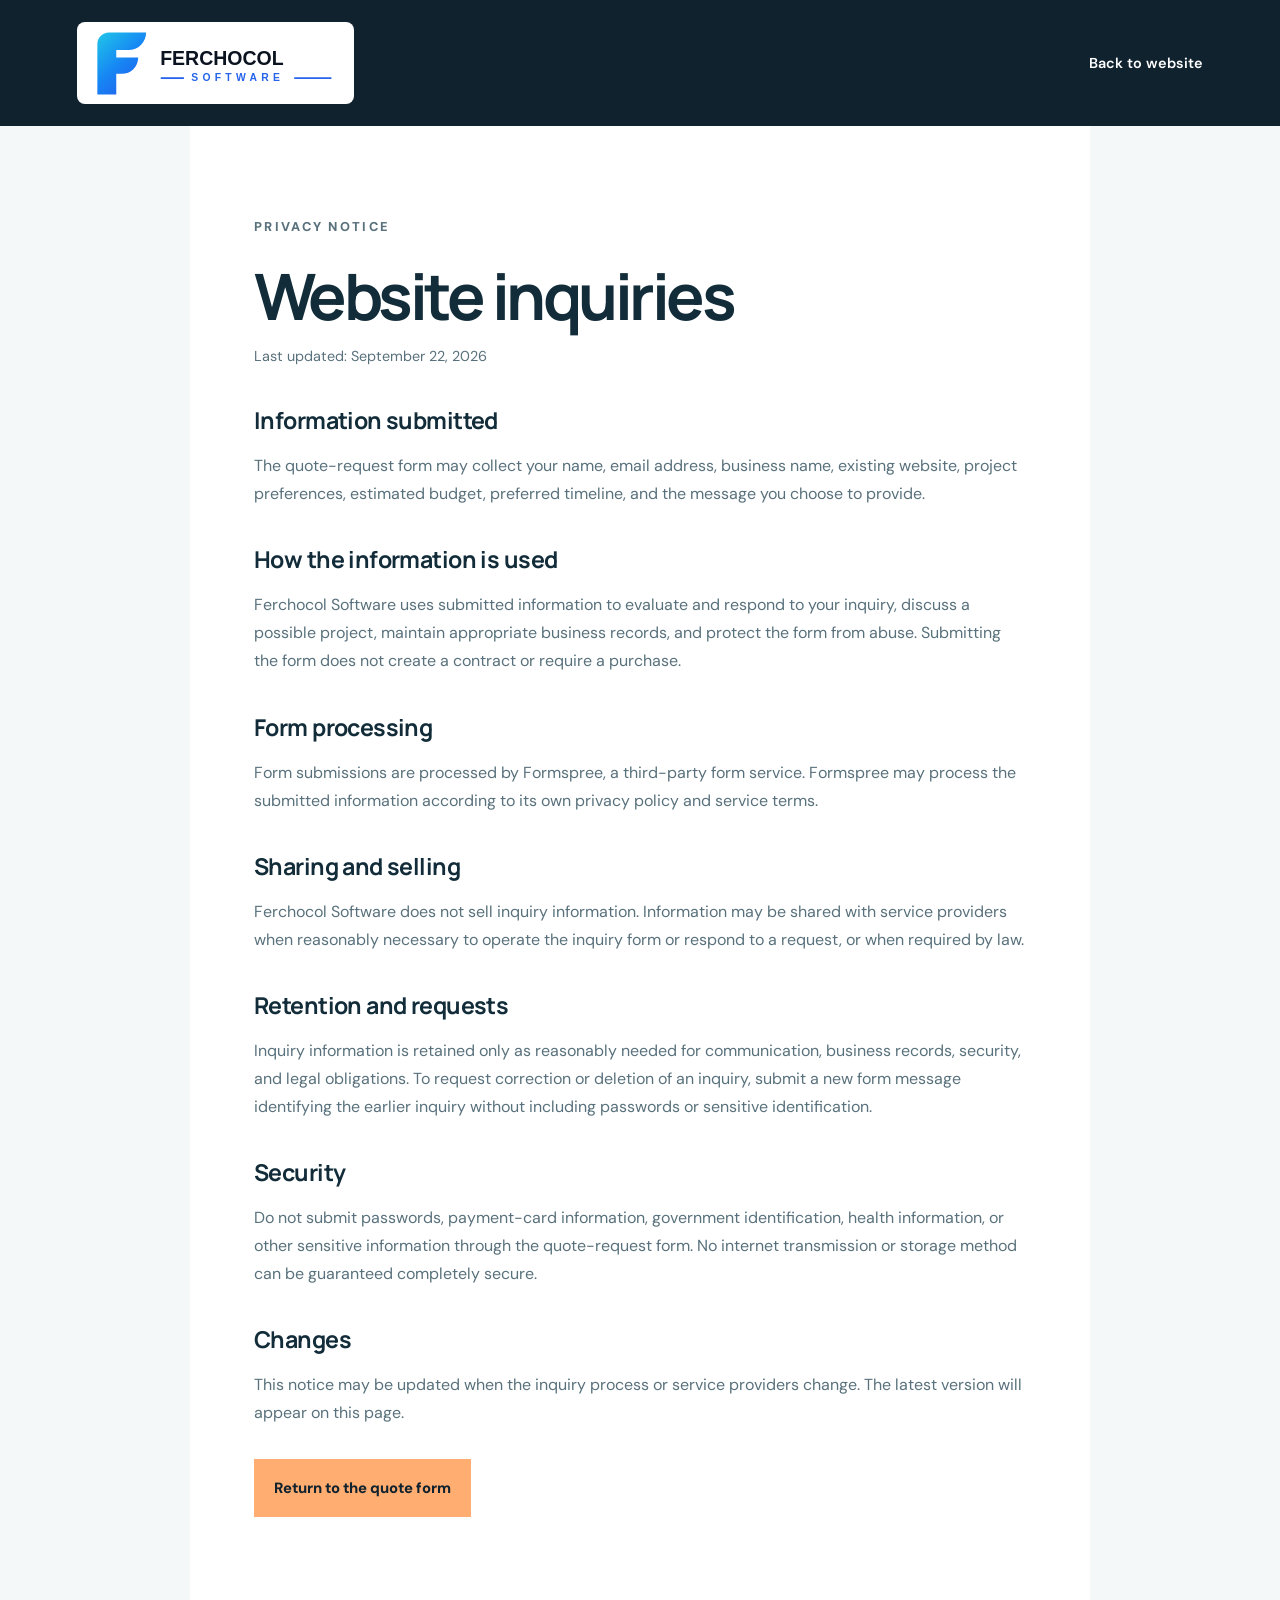
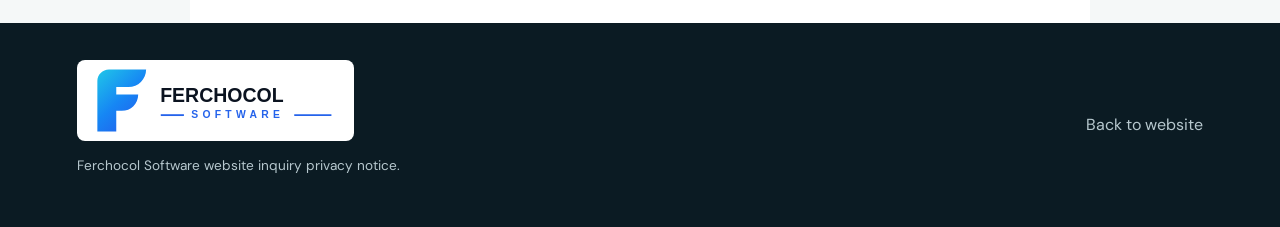
<file: privacy.html>
<!doctype html>
<html lang="en">
<head>
  <meta charset="utf-8">
  <meta name="viewport" content="width=device-width, initial-scale=1">
  <meta name="description" content="Privacy notice for Ferchocol Software website inquiries.">
  <title>Privacy Notice — Ferchocol Software</title>
  <link rel="canonical" href="https://yarumoapps.com/privacy.html">
  <link rel="stylesheet" href="portfolio.css">
</head>
<body>
  <header class="site-header">
    <a class="brand" href="index.html" aria-label="Ferchocol Software home"><img src="assets/FerchocolLogo.svg" alt="Ferchocol Software"></a>
    <nav aria-label="Privacy navigation"><a href="index.html">Back to website</a></nav>
  </header>
  <main class="legal-page">
    <p class="eyebrow">PRIVACY NOTICE</p>
    <h1>Website inquiries</h1>
    <p class="legal-updated">Last updated: September 22, 2026</p>

    <h2>Information submitted</h2>
    <p>The quote-request form may collect your name, email address, business name, existing website, project preferences, estimated budget, preferred timeline, and the message you choose to provide.</p>

    <h2>How the information is used</h2>
    <p>Ferchocol Software uses submitted information to evaluate and respond to your inquiry, discuss a possible project, maintain appropriate business records, and protect the form from abuse. Submitting the form does not create a contract or require a purchase.</p>

    <h2>Form processing</h2>
    <p>Form submissions are processed by Formspree, a third-party form service. Formspree may process the submitted information according to its own privacy policy and service terms.</p>

    <h2>Sharing and selling</h2>
    <p>Ferchocol Software does not sell inquiry information. Information may be shared with service providers when reasonably necessary to operate the inquiry form or respond to a request, or when required by law.</p>

    <h2>Retention and requests</h2>
    <p>Inquiry information is retained only as reasonably needed for communication, business records, security, and legal obligations. To request correction or deletion of an inquiry, submit a new form message identifying the earlier inquiry without including passwords or sensitive identification.</p>

    <h2>Security</h2>
    <p>Do not submit passwords, payment-card information, government identification, health information, or other sensitive information through the quote-request form. No internet transmission or storage method can be guaranteed completely secure.</p>

    <h2>Changes</h2>
    <p>This notice may be updated when the inquiry process or service providers change. The latest version will appear on this page.</p>

    <p><a class="button button-primary" href="index.html#contact">Return to the quote form</a></p>
  </main>
  <footer><div><a class="brand" href="index.html"><img src="assets/FerchocolLogo.svg" alt="Ferchocol Software"></a><p>Ferchocol Software website inquiry privacy notice.</p></div><a href="index.html">Back to website</a></footer>
</body>
</html>
</file>
<file: portfolio.css>
@import url('https://fonts.googleapis.com/css2?family=DM+Sans:wght@400;500;600;700&family=Manrope:wght@500;600;700;800&display=swap');
:root{--navy:#10222e;--navy2:#183242;--orange:#ffad70;--white:#f6f8f8;--ink:#122c39;--muted:#59717c}*{box-sizing:border-box}html{scroll-behavior:smooth}body{margin:0;background:#f5f8f8;color:var(--ink);font-family:'DM Sans',Arial,sans-serif}a{text-decoration:none;color:inherit}a:focus-visible{outline:3px solid #f37834;outline-offset:4px}img{display:block;max-width:100%}.site-header{display:flex;justify-content:space-between;align-items:center;padding:1.4rem clamp(1.3rem,6vw,7rem);background:var(--navy);color:#fff}.brand{display:inline-flex;align-items:center;background:#fff;border-radius:8px;padding:.45rem .65rem}.brand img{display:block;width:clamp(190px,20vw,260px);height:auto}.site-header nav{display:flex;gap:clamp(1rem,3vw,3rem);font-size:.9rem;font-weight:600}.site-header nav a:hover{color:var(--orange)}
.hero{min-height:650px;background:radial-gradient(circle at 79% 45%,#244e61 0%,var(--navy) 56%);color:#fff;display:grid;grid-template-columns:1fr 1fr;align-items:center;overflow:hidden;padding:clamp(4rem,8vw,8rem) clamp(1.3rem,6vw,7rem);gap:4rem}.hero-copy{max-width:680px;position:relative;z-index:1}.eyebrow{font-size:.8rem;font-weight:800;letter-spacing:.18em;color:#d2763c;margin:0 0 1.5rem}.hero .eyebrow,.approach .eyebrow{color:var(--orange)}h1,h2,h3,p{overflow-wrap:break-word}.hero h1,.section h2{font-family:Manrope,Arial,sans-serif;font-weight:800;letter-spacing:-.055em;line-height:1.12}.hero h1{font-size:clamp(3rem,5.7vw,6rem);margin:0 0 1.5rem}.hero h1 em{font-style:normal;color:var(--orange)}.hero-copy>p:not(.eyebrow){max-width:550px;color:#d0dde2;font-size:1.15rem;line-height:1.7}.hero-actions{display:flex;align-items:center;gap:1.7rem;flex-wrap:wrap;margin-top:2.4rem}.button{padding:1rem 1.25rem;font-weight:800;font-size:.93rem;display:inline-flex;gap:1rem}.button-primary{background:var(--orange);color:var(--navy)}.button:hover{filter:brightness(1.08)}.subtle-link{font-weight:600;border-bottom:1px solid #8ea7b0;padding:.75rem 0;font-size:.95rem}
.hero-photo{width:100%;height:460px;object-fit:cover;object-position:65% center;border:1px solid #678493;box-shadow:0 28px 60px #07162088;min-width:0}
.section{padding:clamp(4rem,8vw,8rem) clamp(1.3rem,6vw,7rem)}.section-intro{max-width:740px;margin-bottom:3rem}.section h2{font-size:clamp(2.5rem,4vw,4.2rem);margin:0 0 1.3rem}.section-intro>p:not(.eyebrow){color:var(--muted);font-size:1.1rem;line-height:1.7}.work-card{display:grid;grid-template-columns:1.1fr .9fr;max-width:1250px;min-height:400px;background:#fff;box-shadow:0 12px 38px #16354414;border:1px solid #d8e3e6}.work-card img{height:100%;width:100%;object-fit:cover;object-position:65%}.work-details{padding:clamp(2rem,5vw,5rem);display:flex;flex-direction:column;justify-content:center}.work-tag{font-size:.8rem;font-weight:800;letter-spacing:.13em;color:#b36a3d}.work-details h3{font-family:Manrope,Arial,sans-serif;font-weight:800;letter-spacing:-.05em;font-size:clamp(2.3rem,3.5vw,3.8rem);margin:.8rem 0}.work-details p{color:var(--muted);font-size:1.06rem;line-height:1.65}.card-action{margin-top:1.3rem;font-weight:800;color:#a3582e;border-bottom:1px solid #a3582e;align-self:flex-start;padding-bottom:.4rem}.work-card:hover .card-action{color:#612f13}
.packages{background:#e9f0f1}.package-grid{display:grid;grid-template-columns:repeat(3,1fr);gap:1rem;max-width:1300px}.package-grid article{background:#fff;padding:clamp(1.5rem,3vw,2.6rem);border-top:4px solid #e99b63;min-height:390px}.number{font-size:.8rem;color:#a55832;font-weight:800}.package-grid h3{font-family:Manrope,Arial,sans-serif;font-size:1.6rem;letter-spacing:-.04em}.package-grid p{color:var(--muted);line-height:1.65}.package-grid ul{padding-left:1.3rem;color:#315161;line-height:1.8}.package-grid li{padding-left:.2rem}
.price{font-family:Manrope,Arial,sans-serif!important;font-size:2.15rem!important;font-weight:800;color:var(--navy)!important;line-height:1.1!important;margin:.3rem 0 1.25rem!important}.price span{display:block;font-family:'DM Sans',Arial,sans-serif;font-size:.72rem;font-weight:800;letter-spacing:.13em;text-transform:uppercase;color:#a55832;margin-bottom:.35rem}.quote-panel{max-width:1300px;margin-top:1rem;background:var(--navy);color:#fff;padding:clamp(1.6rem,4vw,3rem);display:flex;align-items:center;justify-content:space-between;gap:2rem}.quote-panel>div{max-width:760px}.quote-panel .eyebrow{color:var(--orange);margin-bottom:.8rem}.quote-panel h3{font-family:Manrope,Arial,sans-serif;font-size:clamp(1.8rem,3vw,2.8rem);letter-spacing:-.04em;margin:.2rem 0 .8rem}.quote-panel p:not(.eyebrow){color:#c8d7dc;line-height:1.65;margin:0}.quote-panel .button{flex:0 0 auto}.package-note{max-width:1050px;color:var(--muted);font-size:.88rem;line-height:1.65;margin:1.3rem 0 0}
.contact{background:#fff;display:grid;grid-template-columns:.75fr 1.25fr;gap:clamp(2rem,7vw,7rem);align-items:start}.contact-intro{max-width:540px;position:sticky;top:2rem}.contact-intro h2{font-family:Manrope,Arial,sans-serif;font-size:clamp(2.5rem,4vw,4.2rem);font-weight:800;letter-spacing:-.055em;line-height:1.12;margin:0 0 1.3rem}.contact-intro>p:not(.eyebrow){color:var(--muted);font-size:1.08rem;line-height:1.7}.contact-form{background:#e9f0f1;border-top:4px solid #e99b63;padding:clamp(1.4rem,4vw,3rem)}.form-grid{display:grid;grid-template-columns:1fr 1fr;gap:1.25rem}.contact-form label{display:flex;flex-direction:column;gap:.5rem;font-weight:700;color:var(--ink)}.contact-form label>span{font-size:.9rem}.contact-form small{font-weight:500;color:var(--muted)}.contact-form input,.contact-form select,.contact-form textarea{width:100%;border:1px solid #aebfc5;background:#fff;color:var(--ink);font:inherit;padding:.9rem;border-radius:0}.contact-form textarea{resize:vertical;min-height:160px}.contact-form input:focus,.contact-form select:focus,.contact-form textarea:focus{outline:3px solid #f2a06b;outline-offset:2px;border-color:var(--navy)}.form-wide{grid-column:1/-1}.consent{display:grid!important;grid-template-columns:auto 1fr;align-items:start;margin:1.4rem 0;font-weight:500!important;line-height:1.55}.consent input{width:1.1rem;height:1.1rem;margin:.2rem 0 0}.consent a{color:#8c4825;text-decoration:underline}.contact-form button{border:0;cursor:pointer}.form-note{color:var(--muted);font-size:.8rem;line-height:1.55;margin:1rem 0 0}.form-honeypot{position:absolute!important;left:-10000px!important;width:1px!important;height:1px!important;overflow:hidden!important}
.approach{background:var(--navy);color:#fff;display:grid;grid-template-columns:.8fr 1.2fr;gap:clamp(2rem,7vw,7rem)}.approach h2{margin:0}.approach ol{padding:0;list-style:none;counter-reset:steps}.approach li{counter-increment:steps;display:grid;grid-template-columns:50px 1fr;column-gap:1rem;border-bottom:1px solid #55717b;padding:1.4rem 0}.approach li:before{content:counter(steps,decimal-leading-zero);grid-row:span 2;color:var(--orange);font-weight:800}.approach li strong{font-size:1.15rem}.approach li span{display:block;color:#c1d2d8;line-height:1.6;margin-top:.4rem}footer{background:#0b1b23;color:#b7c8ce;padding:2.3rem clamp(1.3rem,6vw,7rem);display:flex;justify-content:space-between;align-items:center;gap:2rem}footer .brand{width:max-content}footer p{font-size:.85rem;line-height:1.6;max-width:520px}footer>a{white-space:nowrap}
@media(max-width:900px){.quote-panel{align-items:flex-start;flex-direction:column}.contact{grid-template-columns:1fr}.contact-intro{position:static}.hero{grid-template-columns:1fr;min-height:auto}.hero-photo{height:360px;max-width:600px;width:100%;margin:auto}.work-card{grid-template-columns:1fr}.work-card img{height:330px}.package-grid{grid-template-columns:1fr 1fr}.approach{grid-template-columns:1fr}}
@media(max-width:620px){.form-grid{grid-template-columns:1fr}.form-wide{grid-column:auto}.site-header{display:block}.brand img{width:210px}.site-header nav{justify-content:space-between;margin-top:1.4rem}.hero{padding-top:4rem;gap:1rem}.hero h1{font-size:3.25rem}.hero-photo{height:280px}.package-grid{grid-template-columns:1fr}.package-grid article{min-height:0}.work-card img{height:240px}footer{display:block}footer>a{display:inline-block;margin-top:1rem}}

.legal-page{max-width:900px;margin:0 auto;padding:clamp(3rem,7vw,7rem) clamp(1.3rem,5vw,4rem);background:#fff}.legal-page h1{font-family:Manrope,Arial,sans-serif;font-size:clamp(2.8rem,5vw,5rem);letter-spacing:-.055em;line-height:1.05;margin:0 0 .8rem}.legal-page h2{font-family:Manrope,Arial,sans-serif;font-size:1.45rem;letter-spacing:-.025em;margin:2.2rem 0 .6rem}.legal-page p{color:var(--muted);line-height:1.75}.legal-page .legal-updated{font-size:.9rem}.legal-page .button{color:var(--navy);display:inline-flex;margin-top:1rem}

.work-card + .work-card{margin-top:1.5rem}.contractor-card img{object-position:center}
</file>
<file: samples/ironleaf-renovation/styles.css>
@import url('https://fonts.googleapis.com/css2?family=DM+Sans:wght@400;500;600;700&family=Manrope:wght@600;700;800&display=swap');
:root{--forest:#1d332c;--deep:#13251f;--ivory:#f4efe5;--paper:#fbf8f1;--copper:#c87745;--ink:#1e2925;--muted:#66706b;--line:#cfcabe}*{box-sizing:border-box}html{scroll-behavior:smooth}body{margin:0;background:var(--paper);color:var(--ink);font-family:'DM Sans',Arial,sans-serif}a{color:inherit;text-decoration:none}a:focus-visible{outline:3px solid #e18a54;outline-offset:4px}img{display:block;max-width:100%}h1,h2,h3,p{overflow-wrap:break-word}.concept-banner{background:var(--copper);color:#14251f;padding:.55rem 1rem;text-align:center;font-size:.82rem;font-weight:700}.concept-banner a{text-decoration:underline}.site-header{background:var(--paper);display:flex;align-items:center;justify-content:space-between;gap:2rem;padding:1.1rem clamp(1.2rem,5vw,5.8rem);border-bottom:1px solid var(--line)}.brand{display:inline-flex;align-items:center;gap:.75rem;font-family:Manrope,Arial,sans-serif;font-weight:800;letter-spacing:.08em;white-space:nowrap}.brand small{display:block;font-size:.58rem;letter-spacing:.18em;color:#66706b}.brand-mark{display:grid;place-items:center;width:38px;height:38px;background:var(--forest);color:var(--copper);font-size:1.25rem}.site-header nav{display:flex;gap:clamp(1rem,2.5vw,2.4rem);font-size:.88rem;font-weight:700}.site-header nav a:hover{color:#9a4d25}.header-cta,.button{background:var(--copper);color:#15251f;padding:.95rem 1.2rem;font-weight:800;display:inline-flex;gap:1rem;align-items:center}.header-cta:hover,.button:hover{filter:brightness(1.08)}
.hero{min-height:720px;position:relative;display:flex;align-items:center;color:#fff;overflow:hidden}.hero>img,.hero-overlay{position:absolute;inset:0;width:100%;height:100%;object-fit:cover}.hero-overlay{background:linear-gradient(90deg,rgba(14,30,24,.94) 0%,rgba(14,30,24,.78) 38%,rgba(14,30,24,.08) 74%)}.hero-copy{position:relative;z-index:1;margin-left:clamp(1.2rem,7vw,8rem);max-width:680px;padding:5rem 1.2rem 5rem 0}.eyebrow{color:#a9532d;font-weight:800;font-size:.78rem;letter-spacing:.18em;margin:0 0 1.3rem}.hero .eyebrow,.projects .eyebrow,.quote .eyebrow{color:#e79968}.hero h1,.section h2{font-family:Manrope,Arial,sans-serif;font-weight:800;letter-spacing:-.055em;line-height:1.04}.hero h1{font-size:clamp(3.5rem,7vw,7rem);margin:0 0 1.5rem}.hero h1 em{font-style:normal;color:#e79968}.hero-copy>p:not(.eyebrow){font-size:1.16rem;line-height:1.7;max-width:510px;color:#e1e7e3}.hero .button{margin-top:1.8rem}.image-note{position:absolute;z-index:1;right:1.2rem;bottom:.8rem;font-size:.72rem;color:#eef2ef}.section{padding:clamp(4rem,8vw,8rem) clamp(1.2rem,7vw,8rem)}.section h2{font-size:clamp(2.7rem,5vw,5rem);margin:0}.intro,.about{display:grid;grid-template-columns:.65fr 1.35fr;gap:clamp(2rem,7vw,8rem);align-items:start}.intro>div,.about>div{display:grid;grid-template-columns:1fr 1fr;gap:clamp(2rem,5vw,6rem);align-items:start}.intro p:not(.eyebrow),.about p:not(.eyebrow){color:var(--muted);line-height:1.8;font-size:1.05rem;margin:.3rem 0 0}.services{background:var(--ivory)}.section-heading{max-width:760px;margin-bottom:3.5rem}.section-heading>p:last-child{color:var(--muted);line-height:1.7;font-size:1.05rem}.service-grid{display:grid;grid-template-columns:repeat(4,1fr);border-top:1px solid #aaa596;border-left:1px solid #aaa596}.service-grid article{padding:2rem;border-right:1px solid #aaa596;border-bottom:1px solid #aaa596;min-height:280px}.service-grid span,.project div>span{font-size:.72rem;font-weight:800;letter-spacing:.15em;color:#9a4d25}.service-grid h3{font:800 1.5rem Manrope,Arial,sans-serif;margin:2.3rem 0 1rem}.service-grid p{color:var(--muted);line-height:1.7}.projects{background:var(--deep);color:#fff}.section-heading.light>p:last-child{color:#bdc9c3}.project-grid{display:grid;grid-template-columns:1fr 1fr;gap:1.4rem}.project{background:#203a31}.project-wide{grid-column:1/-1;display:grid;grid-template-columns:1.35fr .65fr}.project img{width:100%;height:380px;object-fit:cover}.project-wide img{height:500px}.project>div{padding:2rem}.project h3{font:800 clamp(1.6rem,3vw,2.5rem) Manrope,Arial,sans-serif;letter-spacing:-.04em;margin:.7rem 0}.project p{color:#c2cec8;line-height:1.65}.process{display:grid;grid-template-columns:.8fr 1.2fr;gap:clamp(3rem,8vw,9rem)}.process ol{list-style:none;padding:0;margin:0}.process li{display:grid;grid-template-columns:54px 1fr;gap:1rem;border-top:1px solid var(--line);padding:1.5rem 0}.process li>span{color:#a9532d;font-weight:800}.process h3{margin:0 0 .5rem;font:800 1.2rem Manrope,Arial,sans-serif}.process li p{margin:0;color:var(--muted);line-height:1.65}.area{background:var(--ivory);display:grid;grid-template-columns:1fr 1fr;gap:clamp(3rem,8vw,9rem);align-items:center}.area-map{min-height:380px;background:var(--forest);color:#fff;display:grid;place-items:center;align-content:center;position:relative;overflow:hidden}.area-map:before,.area-map:after{content:"";position:absolute;border:1px solid #6e8078;border-radius:50%;width:270px;height:270px}.area-map:after{width:440px;height:440px}.area-map span{font:800 clamp(2rem,5vw,4.6rem) Manrope,Arial,sans-serif;letter-spacing:-.04em;z-index:1}.area-map b{font-size:.72rem;letter-spacing:.24em;color:#d39b77;z-index:1}.area-map i{width:10px;height:10px;background:var(--copper);border-radius:50%;margin:.8rem;z-index:1}.area>div:last-child>p:not(.eyebrow){color:var(--muted);line-height:1.75;font-size:1.05rem}.disclaimer{font-size:.85rem!important;border-left:3px solid var(--copper);padding-left:1rem}.about{background:var(--paper)}.quote{background:var(--forest);color:#fff;display:flex;align-items:center;justify-content:space-between;gap:3rem}.quote>div{max-width:780px}.quote h2{margin-bottom:1rem}.quote p:not(.eyebrow){color:#c4d0ca;line-height:1.7}.quote .button{flex:0 0 auto}footer{background:#0e1c17;color:#bdc8c2;padding:2rem clamp(1.2rem,7vw,8rem);display:flex;align-items:center;justify-content:space-between;gap:2rem;font-size:.8rem}footer .brand{color:#fff}footer p{max-width:560px;line-height:1.55}footer p a{text-decoration:underline}footer>a:last-child{white-space:nowrap}
@media(max-width:980px){.site-header nav{display:none}.service-grid{grid-template-columns:1fr 1fr}.project-wide{grid-template-columns:1fr}.project-wide img{height:380px}.intro,.about,.process{grid-template-columns:1fr}.intro>div,.about>div{grid-template-columns:1fr 1fr}.area{grid-template-columns:1fr}.quote{align-items:flex-start;flex-direction:column}}
@media(max-width:650px){.concept-banner{font-size:.72rem}.site-header{gap:1rem}.header-cta{font-size:.78rem;padding:.8rem}.brand{font-size:.85rem}.brand-mark{width:34px;height:34px}.hero{min-height:650px}.hero-overlay{background:linear-gradient(90deg,rgba(14,30,24,.93),rgba(14,30,24,.35)),linear-gradient(0deg,rgba(14,30,24,.55),transparent 60%)}.hero-copy{margin-left:1.2rem}.hero h1{font-size:3.7rem}.intro>div,.about>div{grid-template-columns:1fr}.service-grid,.project-grid{grid-template-columns:1fr}.project-wide{grid-column:auto}.project img,.project-wide img{height:290px}.area-map{min-height:300px}footer{display:block}footer p{margin:1.4rem 0}footer>a:last-child{display:inline-block}}
</file>
<file: samples/juniper-table/styles.css>
@import url('https://fonts.googleapis.com/css2?family=DM+Sans:wght@400;500;600;700&family=Playfair+Display:ital,wght@0,500;0,600;1,500&display=swap');
:root{color-scheme:light;--ink:#172724;--deep:#172825;--gold:#dfaf6b;--cream:#f5f0e6;--muted:#6d7771}
*{box-sizing:border-box}html{scroll-behavior:smooth}body{margin:0;font-family:'DM Sans',Arial,sans-serif;color:var(--ink);background:var(--cream)}a{color:inherit;text-decoration:none}a:focus-visible{outline:3px solid var(--gold);outline-offset:4px}img{display:block;max-width:100%}
.concept-banner{background:#dfaf6b;color:#172825;text-align:center;padding:.55rem 1rem;font-size:.85rem;font-weight:700;letter-spacing:.015em}
.site-header{height:82px;padding:0 clamp(1.2rem,5vw,6rem);display:flex;align-items:center;justify-content:space-between;background:var(--deep);color:#fff;gap:1rem}.wordmark{font-weight:700;letter-spacing:.13em;font-size:1.15rem;white-space:nowrap}.wordmark span{font-weight:400;color:var(--gold)}nav{display:flex;gap:clamp(1rem,3vw,3rem)}nav a,.header-action{font-size:.9rem;font-weight:600}.header-action{border:1px solid #9ea9a1;padding:.85rem 1rem}.header-action span{color:var(--gold);margin-left:.5rem}
.hero{min-height:min(720px,85vh);position:relative;display:flex;align-items:center;color:#fff;overflow:hidden}.hero-image,.hero-shade{position:absolute;inset:0;width:100%;height:100%}.hero-image{object-fit:cover;object-position:center}.hero-shade{background:linear-gradient(90deg,rgba(13,28,25,.93) 0%,rgba(13,28,25,.79) 31%,rgba(13,28,25,.19) 76%)}.hero-content{z-index:1;position:relative;margin-left:clamp(1.2rem,8vw,9rem);max-width:660px;padding:5rem 1rem 5rem 0}.eyebrow{color:var(--gold);font-size:.85rem;letter-spacing:.21em;font-weight:700;margin:0 0 1.5rem;text-transform:uppercase}.hero h1,.section-heading h2,.intro h2,.visit-title h2{font-family:'Playfair Display',Georgia,serif;font-weight:500;line-height:1.08;letter-spacing:-.035em}.hero h1{font-size:clamp(3.3rem,7.2vw,7rem);margin:0 0 1.4rem}.hero h1 em,.section-heading h2 em{color:var(--gold);font-weight:500}.hero-copy{font-size:clamp(1rem,1.5vw,1.25rem);line-height:1.7;max-width:450px;color:#e9eee9}.hero-actions{display:flex;gap:2rem;align-items:center;margin-top:2.5rem}.button{display:inline-flex;padding:1rem 1.35rem;font-size:.95rem;font-weight:700}.button-gold{background:var(--gold);color:var(--deep)}.button:hover,.header-action:hover{filter:brightness(1.1)}.text-link{font-size:.95rem;border-bottom:1px solid var(--gold);padding:.7rem 0}.text-link span{color:var(--gold)}.hero-caption{position:absolute;right:2rem;bottom:1rem;font-size:.78rem;z-index:1;color:#e4e9e5}
.intro{display:grid;grid-template-columns:1fr 1fr;align-items:center;gap:clamp(2rem,8vw,8rem);padding:clamp(4rem,9vw,9rem) clamp(1.2rem,8vw,9rem);max-width:1600px;margin:auto}.eyebrow.dark{color:#8a663d}.intro h2,.visit-title h2{font-size:clamp(2.8rem,5vw,5rem);margin:0}.intro>p,.visit-title>p{font-size:1.12rem;line-height:1.85;color:#505f59;max-width:600px}
.menu-section{background:var(--deep);color:#fff;padding:clamp(4rem,8vw,8rem) clamp(1.2rem,8vw,9rem)}.section-heading{max-width:1500px;margin:auto;display:flex;align-items:end;justify-content:space-between;gap:2rem;border-bottom:1px solid #53645c;padding-bottom:2.5rem}.section-heading h2{font-size:clamp(2.8rem,5vw,5.5rem);margin:0}.section-heading>p{color:#c8d1c9;max-width:280px;line-height:1.6}.menu-grid{max-width:1500px;margin:3rem auto 0;display:grid;grid-template-columns:1fr 1fr;gap:clamp(2rem,8vw,9rem)}.menu-group h3{font-family:'Playfair Display',Georgia,serif;color:var(--gold);font-size:2rem;font-weight:500;margin:0 0 1.5rem}.menu-item{border-top:1px solid #51615c;padding:1.35rem 0;display:flex;justify-content:space-between;gap:1rem}.menu-item h4{font-size:1.05rem;margin:0 0 .45rem}.menu-item p{margin:0;color:#bcc9c0;line-height:1.5;font-size:.92rem}.menu-item span{color:var(--gold);font-weight:700}.menu-note{max-width:1500px;margin:2rem auto 0;color:#bdc9c1;font-size:.85rem;line-height:1.5}
.visit-section{display:grid;grid-template-columns:1fr 1fr;gap:clamp(3rem,9vw,9rem);padding:clamp(4rem,8vw,8rem) clamp(1.2rem,8vw,9rem);max-width:1600px;margin:auto}.visit-details{display:grid;grid-template-columns:1fr 1fr;gap:2rem;align-content:center}.visit-details h3{text-transform:uppercase;letter-spacing:.15em;font-size:.85rem;color:#916b40;border-bottom:1px solid #bcbab1;padding-bottom:1rem}.visit-details p{line-height:1.65;border-bottom:1px solid #dedbd2;padding-bottom:.6rem}.visit-details p span{display:block;color:#6d7771}.visit-details small{font-size:.8rem;color:#6d7771}footer{background:#101e1c;color:#c5d0c9;display:flex;justify-content:space-between;align-items:center;gap:1rem;padding:2rem clamp(1.2rem,8vw,9rem);font-size:.8rem}footer .wordmark{color:white}footer a:last-child{white-space:nowrap}
@media(max-width:800px){.site-header{height:auto;min-height:74px;flex-wrap:wrap;padding:1rem 1.2rem}.site-header nav{order:3;width:100%;justify-content:space-between;padding-top:.5rem}.header-action{display:none}.hero{min-height:650px}.hero-image{object-position:62% center}.hero-shade{background:linear-gradient(90deg,rgba(13,28,25,.9),rgba(13,28,25,.42)),linear-gradient(0deg,rgba(13,28,25,.6),transparent 70%)}.hero-content{margin-left:1.2rem;max-width:550px}.intro,.visit-section,.menu-grid{grid-template-columns:1fr}.section-heading{display:block}.visit-details{grid-template-columns:1fr 1fr}footer{flex-wrap:wrap}}
@media(max-width:520px){.concept-banner{font-size:.75rem}.wordmark{font-size:1rem}.hero{min-height:600px}.hero-content{padding:3rem 1.2rem 3rem 0}.hero h1{font-size:3.6rem}.hero-actions{flex-direction:column;align-items:flex-start;gap:.7rem}.hero-caption{right:1rem}.visit-details{grid-template-columns:1fr}.section-heading h2{font-size:3rem}footer{display:block}footer p{line-height:1.5}}
</file>
